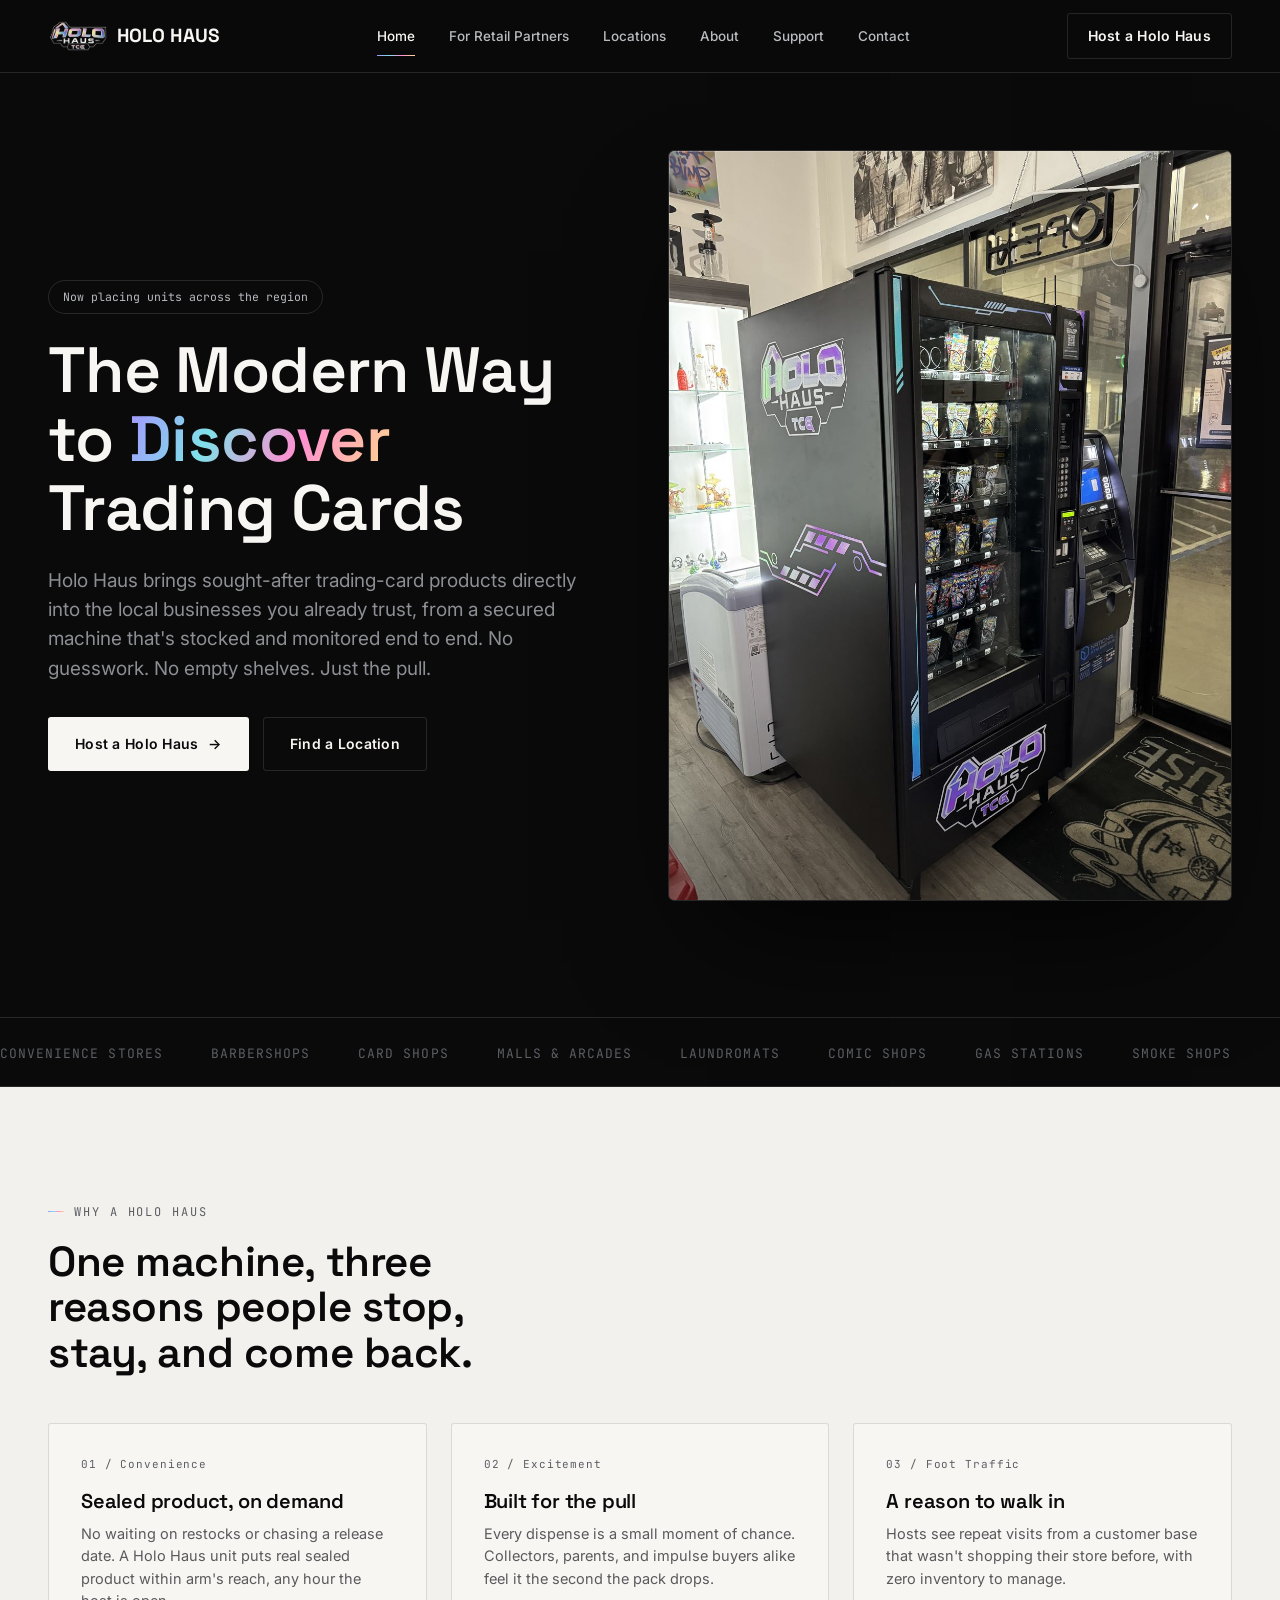
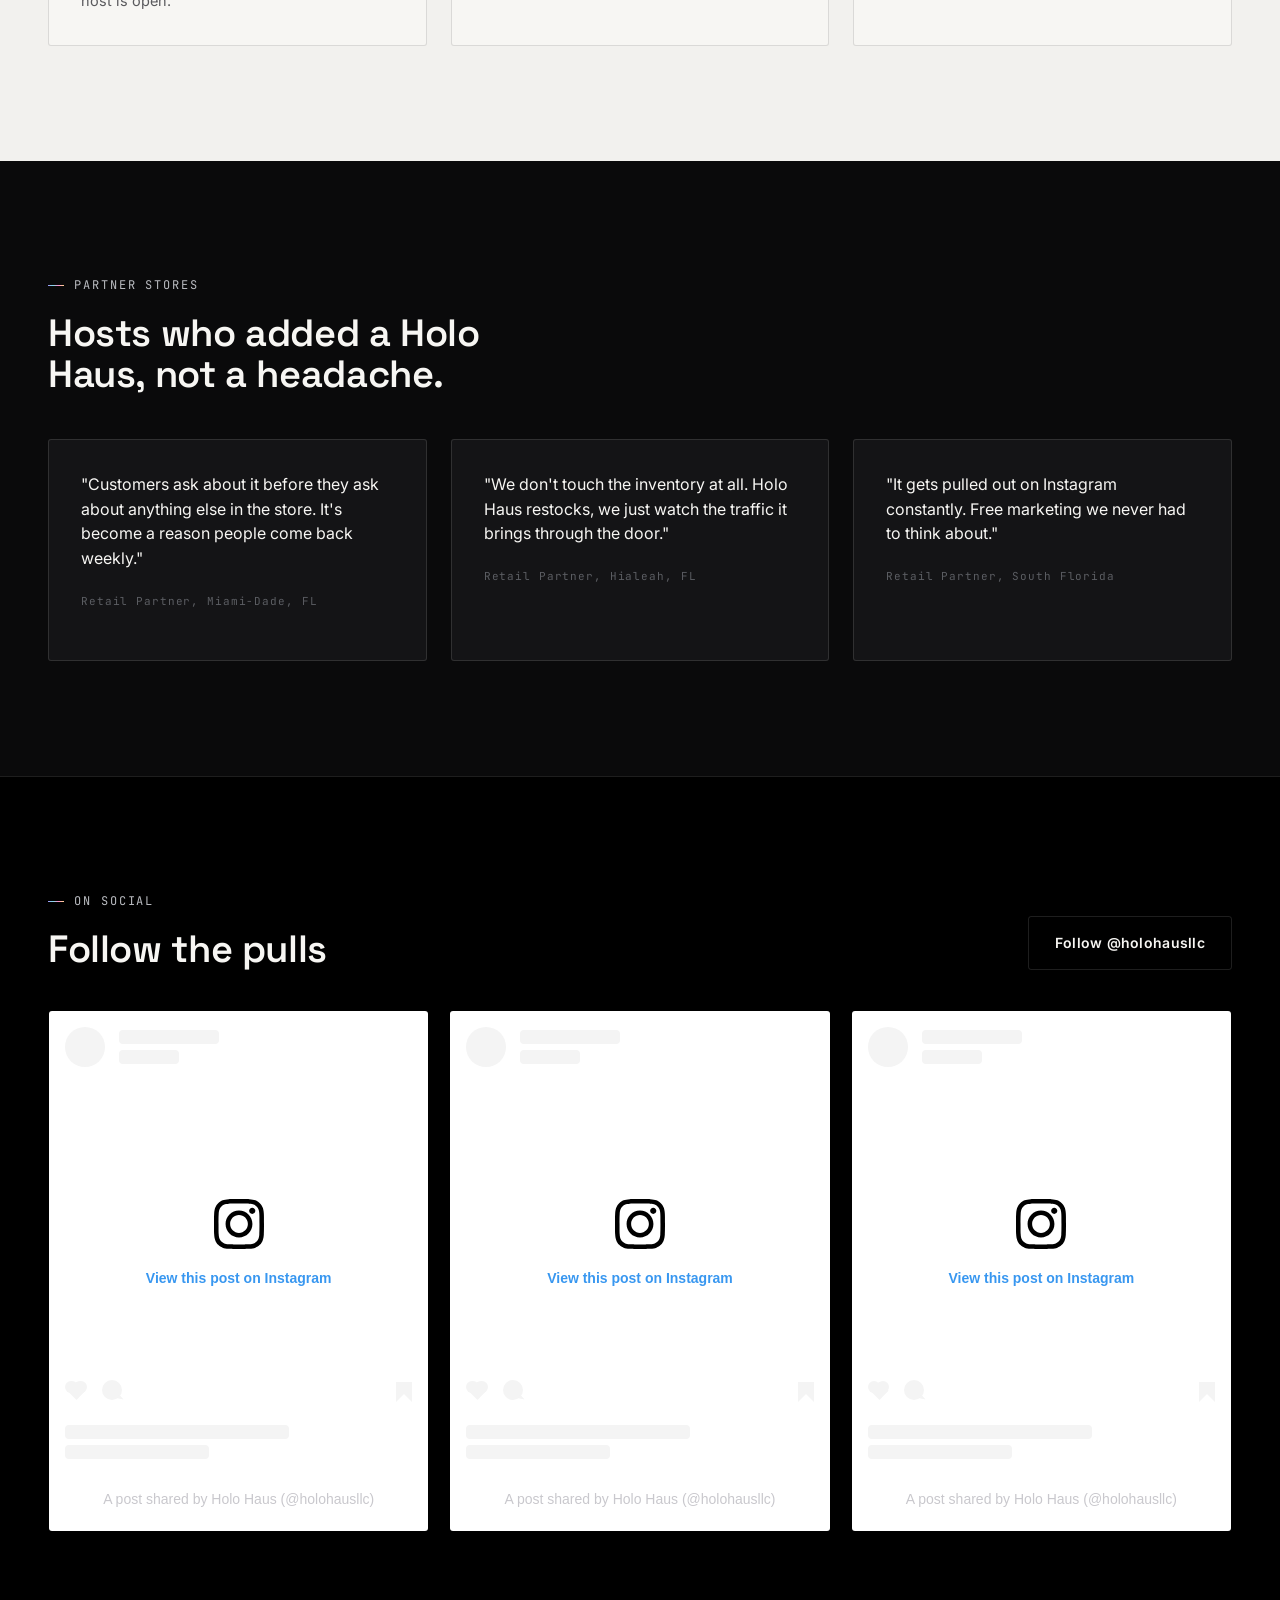
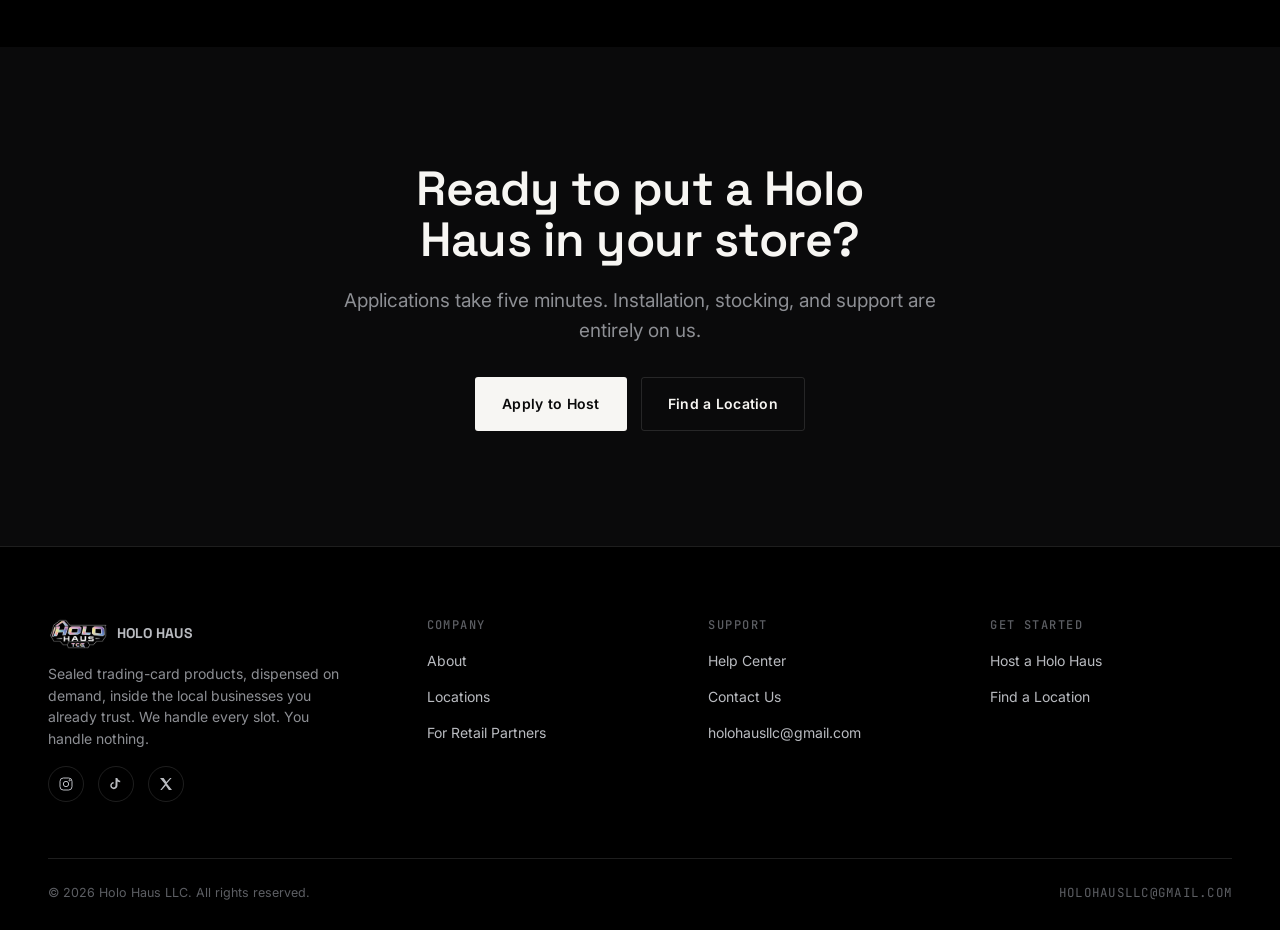
<file: index.html>
<!DOCTYPE html>
<html lang="en">
<head>
<meta charset="UTF-8">
<meta name="viewport" content="width=device-width, initial-scale=1.0">
<title>Holo Haus | The Modern Way to Discover Trading Cards</title>
<meta name="description" content="Holo Haus installs trading card game vending machines and secured display cases inside trusted local businesses. We handle inventory, restocking, marketing, and support, you host the excitement.">
<link rel="stylesheet" href="styles.css">
</head>
<body>

<header class="nav">
  <div class="container">
    <a href="index.html" class="logo"><img src="images/logo.png" alt="Holo Haus TCG logo" class="logo-mark">HOLO HAUS</a>
    <nav class="nav-links" id="navLinks">
      <a href="index.html" class="active">Home</a>
      <a href="retail-partners.html">For Retail Partners</a>
      <a href="locations.html">Locations</a>
      <a href="about.html">About</a>
      <a href="support.html">Support</a>
      <a href="contact.html">Contact</a>
    </nav>
    <div class="nav-cta">
      <a href="retail-partners.html" class="btn btn-ghost">Host a Holo Haus</a>
      <button class="nav-toggle" aria-label="Toggle menu" aria-expanded="false">
        <svg viewBox="0 0 24 24" fill="none" stroke="currentColor" stroke-width="1.6"><line x1="3" y1="6" x2="21" y2="6"/><line x1="3" y1="12" x2="21" y2="12"/><line x1="3" y1="18" x2="21" y2="18"/></svg>
      </button>
    </div>
  </div>
</header>

<!-- HERO -->
<section class="section" style="padding-top:150px;">
  <div class="container">
    <div class="two-col hero-col">
      <div class="reveal in">
        <div class="tag-pill">Now placing units across the region</div>
        <h1 style="font-size:clamp(38px,5.2vw,64px); margin-top:22px;">The Modern Way to <span class="grad-text">Discover</span> Trading Cards</h1>
        <p class="lede" style="margin-top:22px;">Holo Haus brings sought-after trading-card products directly into the local businesses you already trust, from a secured machine that's stocked and monitored end to end. No guesswork. No empty shelves. Just the pull.</p>
        <div class="btn-row" style="margin-top:34px;">
          <a href="retail-partners.html" class="btn btn-primary">Host a Holo Haus <span class="btn-arrow">→</span></a>
          <a href="locations.html" class="btn btn-ghost">Find a Location</a>
        </div>
      </div>
      <div class="reveal in">
        <div class="hero-photo">
          <img src="images/machine-hero.jpeg" alt="A Holo Haus trading card vending machine installed inside a retail store" loading="eager">
        </div>
      </div>
    </div>
  </div>
</section>

<div class="marquee">
  <div class="marquee-track">
    <span>Convenience Stores</span><span>Barbershops</span><span>Card Shops</span><span>Malls &amp; Arcades</span><span>Laundromats</span><span>Comic Shops</span><span>Gas Stations</span><span>Smoke Shops</span>
    <span>Convenience Stores</span><span>Barbershops</span><span>Card Shops</span><span>Malls &amp; Arcades</span><span>Laundromats</span><span>Comic Shops</span><span>Gas Stations</span><span>Smoke Shops</span>
  </div>
</div>

<!-- WHY HOLO HAUS -->
<section class="section section-light">
  <div class="container">
    <div class="eyebrow">Why a Holo Haus</div>
    <h2 style="font-size:clamp(28px,3.6vw,42px); max-width:16ch;">One machine, three reasons people stop, stay, and come back.</h2>
    <div class="grid-3 reveal" style="margin-top:48px;">
      <div class="foil-card">
        <span class="tag">01 / Convenience</span>
        <h3>Sealed product, on demand</h3>
        <p>No waiting on restocks or chasing a release date. A Holo Haus unit puts real sealed product within arm's reach, any hour the host is open.</p>
      </div>
      <div class="foil-card">
        <span class="tag">02 / Excitement</span>
        <h3>Built for the pull</h3>
        <p>Every dispense is a small moment of chance. Collectors, parents, and impulse buyers alike feel it the second the pack drops.</p>
      </div>
      <div class="foil-card">
        <span class="tag">03 / Foot Traffic</span>
        <h3>A reason to walk in</h3>
        <p>Hosts see repeat visits from a customer base that wasn't shopping their store before, with zero inventory to manage.</p>
      </div>
    </div>
  </div>
</section>

<!-- TESTIMONIALS -->
<section class="section">
  <div class="container">
    <div class="eyebrow">Partner stores</div>
    <h2 style="font-size:clamp(26px,3.2vw,38px); max-width:20ch;">Hosts who added a Holo Haus, not a headache.</h2>
    <div class="grid-3 reveal" style="margin-top:44px;">
      <div class="foil-card">
        <p style="font-size:16px; color:var(--white);">"Customers ask about it before they ask about anything else in the store. It's become a reason people come back weekly."</p>
        <div class="tag" style="margin-top:22px;">Retail Partner, Miami-Dade, FL</div>
      </div>
      <div class="foil-card">
        <p style="font-size:16px; color:var(--white);">"We don't touch the inventory at all. Holo Haus restocks, we just watch the traffic it brings through the door."</p>
        <div class="tag" style="margin-top:22px;">Retail Partner, Hialeah, FL</div>
      </div>
      <div class="foil-card">
        <p style="font-size:16px; color:var(--white);">"It gets pulled out on Instagram constantly. Free marketing we never had to think about."</p>
        <div class="tag" style="margin-top:22px;">Retail Partner, South Florida</div>
      </div>
    </div>
  </div>
</section>

<!-- SOCIAL -->
<section class="section section-deep hairline">
  <div class="container">
    <div style="display:flex; justify-content:space-between; align-items:flex-end; gap:24px; flex-wrap:wrap;">
      <div>
        <div class="eyebrow">On social</div>
        <h2 style="font-size:clamp(26px,3.2vw,38px);">Follow the pulls</h2>
      </div>
      <a href="https://www.instagram.com/holohausllc" target="_blank" rel="noopener" class="btn btn-ghost">Follow @holohausllc</a>
    </div>
    <div class="grid-3 reveal" style="margin-top:40px; gap:20px; align-items:start;">
      <blockquote class="instagram-media" data-instgrm-permalink="https://www.instagram.com/reel/Ddy45KxuOw-/?utm_source=ig_embed&amp;utm_campaign=loading" data-instgrm-version="14" style=" background:#FFF; border:0; border-radius:3px; box-shadow:0 0 1px 0 rgba(0,0,0,0.5),0 1px 10px 0 rgba(0,0,0,0.15); margin: 1px; max-width:540px; min-width:326px; padding:0; width:99.375%; width:-webkit-calc(100% - 2px); width:calc(100% - 2px);"><div style="padding:16px;"> <a href="https://www.instagram.com/reel/Ddy45KxuOw-/?utm_source=ig_embed&amp;utm_campaign=loading" style=" background:#FFFFFF; line-height:0; padding:0 0; text-align:center; text-decoration:none; width:100%;" target="_blank"> <div style=" display: flex; flex-direction: row; align-items: center;"> <div style="background-color: #F4F4F4; border-radius: 50%; flex-grow: 0; height: 40px; margin-right: 14px; width: 40px;"></div> <div style="display: flex; flex-direction: column; flex-grow: 1; justify-content: center;"> <div style=" background-color: #F4F4F4; border-radius: 4px; flex-grow: 0; height: 14px; margin-bottom: 6px; width: 100px;"></div> <div style=" background-color: #F4F4F4; border-radius: 4px; flex-grow: 0; height: 14px; width: 60px;"></div></div></div><div style="padding: 19% 0;"></div> <div style="display:block; height:50px; margin:0 auto 12px; width:50px;"><svg width="50px" height="50px" viewBox="0 0 60 60" version="1.1" xmlns="https://www.w3.org/2000/svg" xmlns:xlink="https://www.w3.org/1999/xlink"><g stroke="none" stroke-width="1" fill="none" fill-rule="evenodd"><g transform="translate(-511.000000, -20.000000)" fill="#000000"><g><path d="M556.869,30.41 C554.814,30.41 553.148,32.076 553.148,34.131 C553.148,36.186 554.814,37.852 556.869,37.852 C558.924,37.852 560.59,36.186 560.59,34.131 C560.59,32.076 558.924,30.41 556.869,30.41 M541,60.657 C535.114,60.657 530.342,55.887 530.342,50 C530.342,44.114 535.114,39.342 541,39.342 C546.887,39.342 551.658,44.114 551.658,50 C551.658,55.887 546.887,60.657 541,60.657 M541,33.886 C532.1,33.886 524.886,41.1 524.886,50 C524.886,58.899 532.1,66.113 541,66.113 C549.9,66.113 557.115,58.899 557.115,50 C557.115,41.1 549.9,33.886 541,33.886 M565.378,62.101 C565.244,65.022 564.756,66.606 564.346,67.663 C563.803,69.06 563.154,70.057 562.106,71.106 C561.058,72.155 560.06,72.803 558.662,73.347 C557.607,73.757 556.021,74.244 553.102,74.378 C549.944,74.521 548.997,74.552 541,74.552 C533.003,74.552 532.056,74.521 528.898,74.378 C525.979,74.244 524.393,73.757 523.338,73.347 C521.94,72.803 520.942,72.155 519.894,71.106 C518.846,70.057 518.197,69.06 517.654,67.663 C517.244,66.606 516.755,65.022 516.623,62.101 C516.479,58.943 516.448,57.996 516.448,50 C516.448,42.003 516.479,41.056 516.623,37.899 C516.755,34.978 517.244,33.391 517.654,32.338 C518.197,30.938 518.846,29.942 519.894,28.894 C520.942,27.846 521.94,27.196 523.338,26.654 C524.393,26.244 525.979,25.756 528.898,25.623 C532.057,25.479 533.004,25.448 541,25.448 C548.997,25.448 549.943,25.479 553.102,25.623 C556.021,25.756 557.607,26.244 558.662,26.654 C560.06,27.196 561.058,27.846 562.106,28.894 C563.154,29.942 563.803,30.938 564.346,32.338 C564.756,33.391 565.244,34.978 565.378,37.899 C565.522,41.056 565.552,42.003 565.552,50 C565.552,57.996 565.522,58.943 565.378,62.101 M570.82,37.631 C570.674,34.438 570.167,32.258 569.425,30.349 C568.659,28.377 567.633,26.702 565.965,25.035 C564.297,23.368 562.623,22.342 560.652,21.575 C558.743,20.834 556.562,20.326 553.369,20.18 C550.169,20.033 549.148,20 541,20 C532.853,20 531.831,20.033 528.631,20.18 C525.438,20.326 523.257,20.834 521.349,21.575 C519.376,22.342 517.703,23.368 516.035,25.035 C514.368,26.702 513.342,28.377 512.574,30.349 C511.834,32.258 511.326,34.438 511.181,37.631 C511.035,40.831 511,41.851 511,50 C511,58.147 511.035,59.17 511.181,62.369 C511.326,65.562 511.834,67.743 512.574,69.651 C513.342,71.625 514.368,73.296 516.035,74.965 C517.703,76.634 519.376,77.658 521.349,78.425 C523.257,79.167 525.438,79.673 528.631,79.82 C531.831,79.965 532.853,80.001 541,80.001 C549.148,80.001 550.169,79.965 553.369,79.82 C556.562,79.673 558.743,79.167 560.652,78.425 C562.623,77.658 564.297,76.634 565.965,74.965 C567.633,73.296 568.659,71.625 569.425,69.651 C570.167,67.743 570.674,65.562 570.82,62.369 C570.966,59.17 571,58.147 571,50 C571,41.851 570.966,40.831 570.82,37.631"></path></g></g></g></svg></div><div style="padding-top: 8px;"> <div style=" color:#3897f0; font-family:Arial,sans-serif; font-size:14px; font-style:normal; font-weight:550; line-height:18px;">View this post on Instagram</div></div><div style="padding: 12.5% 0;"></div> <div style="display: flex; flex-direction: row; margin-bottom: 14px; align-items: center;"><div> <div style="background-color: #F4F4F4; border-radius: 50%; height: 12.5px; width: 12.5px; transform: translateX(0px) translateY(7px);"></div> <div style="background-color: #F4F4F4; height: 12.5px; transform: rotate(-45deg) translateX(3px) translateY(1px); width: 12.5px; flex-grow: 0; margin-right: 14px; margin-left: 2px;"></div> <div style="background-color: #F4F4F4; border-radius: 50%; height: 12.5px; width: 12.5px; transform: translateX(9px) translateY(-18px);"></div></div><div style="margin-left: 8px;"> <div style=" background-color: #F4F4F4; border-radius: 50%; flex-grow: 0; height: 20px; width: 20px;"></div> <div style=" width: 0; height: 0; border-top: 2px solid transparent; border-left: 6px solid #f4f4f4; border-bottom: 2px solid transparent; transform: translateX(16px) translateY(-4px) rotate(30deg)"></div></div><div style="margin-left: auto;"> <div style=" width: 0px; border-top: 8px solid #F4F4F4; border-right: 8px solid transparent; transform: translateY(16px);"></div> <div style=" background-color: #F4F4F4; flex-grow: 0; height: 12px; width: 16px; transform: translateY(-4px);"></div> <div style=" width: 0; height: 0; border-top: 8px solid #F4F4F4; border-left: 8px solid transparent; transform: translateY(-4px) translateX(8px);"></div></div></div> <div style="display: flex; flex-direction: column; flex-grow: 1; justify-content: center; margin-bottom: 24px;"> <div style=" background-color: #F4F4F4; border-radius: 4px; flex-grow: 0; height: 14px; margin-bottom: 6px; width: 224px;"></div> <div style=" background-color: #F4F4F4; border-radius: 4px; flex-grow: 0; height: 14px; width: 144px;"></div></div></a><p style=" color:#c9c8cd; font-family:Arial,sans-serif; font-size:14px; line-height:17px; margin-bottom:0; margin-top:8px; overflow:hidden; padding:8px 0 7px; text-align:center; text-overflow:ellipsis; white-space:nowrap;"><a href="https://www.instagram.com/reel/Ddy45KxuOw-/?utm_source=ig_embed&amp;utm_campaign=loading" style=" color:#c9c8cd; font-family:Arial,sans-serif; font-size:14px; font-style:normal; font-weight:normal; line-height:17px; text-decoration:none;" target="_blank">A post shared by Holo Haus (@holohausllc)</a></p></div></blockquote>

      <blockquote class="instagram-media" data-instgrm-permalink="https://www.instagram.com/reel/DcKcmYmOdj0/?utm_source=ig_embed&amp;utm_campaign=loading" data-instgrm-version="14" style=" background:#FFF; border:0; border-radius:3px; box-shadow:0 0 1px 0 rgba(0,0,0,0.5),0 1px 10px 0 rgba(0,0,0,0.15); margin: 1px; max-width:540px; min-width:326px; padding:0; width:99.375%; width:-webkit-calc(100% - 2px); width:calc(100% - 2px);"><div style="padding:16px;"> <a href="https://www.instagram.com/reel/DcKcmYmOdj0/?utm_source=ig_embed&amp;utm_campaign=loading" style=" background:#FFFFFF; line-height:0; padding:0 0; text-align:center; text-decoration:none; width:100%;" target="_blank"> <div style=" display: flex; flex-direction: row; align-items: center;"> <div style="background-color: #F4F4F4; border-radius: 50%; flex-grow: 0; height: 40px; margin-right: 14px; width: 40px;"></div> <div style="display: flex; flex-direction: column; flex-grow: 1; justify-content: center;"> <div style=" background-color: #F4F4F4; border-radius: 4px; flex-grow: 0; height: 14px; margin-bottom: 6px; width: 100px;"></div> <div style=" background-color: #F4F4F4; border-radius: 4px; flex-grow: 0; height: 14px; width: 60px;"></div></div></div><div style="padding: 19% 0;"></div> <div style="display:block; height:50px; margin:0 auto 12px; width:50px;"><svg width="50px" height="50px" viewBox="0 0 60 60" version="1.1" xmlns="https://www.w3.org/2000/svg" xmlns:xlink="https://www.w3.org/1999/xlink"><g stroke="none" stroke-width="1" fill="none" fill-rule="evenodd"><g transform="translate(-511.000000, -20.000000)" fill="#000000"><g><path d="M556.869,30.41 C554.814,30.41 553.148,32.076 553.148,34.131 C553.148,36.186 554.814,37.852 556.869,37.852 C558.924,37.852 560.59,36.186 560.59,34.131 C560.59,32.076 558.924,30.41 556.869,30.41 M541,60.657 C535.114,60.657 530.342,55.887 530.342,50 C530.342,44.114 535.114,39.342 541,39.342 C546.887,39.342 551.658,44.114 551.658,50 C551.658,55.887 546.887,60.657 541,60.657 M541,33.886 C532.1,33.886 524.886,41.1 524.886,50 C524.886,58.899 532.1,66.113 541,66.113 C549.9,66.113 557.115,58.899 557.115,50 C557.115,41.1 549.9,33.886 541,33.886 M565.378,62.101 C565.244,65.022 564.756,66.606 564.346,67.663 C563.803,69.06 563.154,70.057 562.106,71.106 C561.058,72.155 560.06,72.803 558.662,73.347 C557.607,73.757 556.021,74.244 553.102,74.378 C549.944,74.521 548.997,74.552 541,74.552 C533.003,74.552 532.056,74.521 528.898,74.378 C525.979,74.244 524.393,73.757 523.338,73.347 C521.94,72.803 520.942,72.155 519.894,71.106 C518.846,70.057 518.197,69.06 517.654,67.663 C517.244,66.606 516.755,65.022 516.623,62.101 C516.479,58.943 516.448,57.996 516.448,50 C516.448,42.003 516.479,41.056 516.623,37.899 C516.755,34.978 517.244,33.391 517.654,32.338 C518.197,30.938 518.846,29.942 519.894,28.894 C520.942,27.846 521.94,27.196 523.338,26.654 C524.393,26.244 525.979,25.756 528.898,25.623 C532.057,25.479 533.004,25.448 541,25.448 C548.997,25.448 549.943,25.479 553.102,25.623 C556.021,25.756 557.607,26.244 558.662,26.654 C560.06,27.196 561.058,27.846 562.106,28.894 C563.154,29.942 563.803,30.938 564.346,32.338 C564.756,33.391 565.244,34.978 565.378,37.899 C565.522,41.056 565.552,42.003 565.552,50 C565.552,57.996 565.522,58.943 565.378,62.101 M570.82,37.631 C570.674,34.438 570.167,32.258 569.425,30.349 C568.659,28.377 567.633,26.702 565.965,25.035 C564.297,23.368 562.623,22.342 560.652,21.575 C558.743,20.834 556.562,20.326 553.369,20.18 C550.169,20.033 549.148,20 541,20 C532.853,20 531.831,20.033 528.631,20.18 C525.438,20.326 523.257,20.834 521.349,21.575 C519.376,22.342 517.703,23.368 516.035,25.035 C514.368,26.702 513.342,28.377 512.574,30.349 C511.834,32.258 511.326,34.438 511.181,37.631 C511.035,40.831 511,41.851 511,50 C511,58.147 511.035,59.17 511.181,62.369 C511.326,65.562 511.834,67.743 512.574,69.651 C513.342,71.625 514.368,73.296 516.035,74.965 C517.703,76.634 519.376,77.658 521.349,78.425 C523.257,79.167 525.438,79.673 528.631,79.82 C531.831,79.965 532.853,80.001 541,80.001 C549.148,80.001 550.169,79.965 553.369,79.82 C556.562,79.673 558.743,79.167 560.652,78.425 C562.623,77.658 564.297,76.634 565.965,74.965 C567.633,73.296 568.659,71.625 569.425,69.651 C570.167,67.743 570.674,65.562 570.82,62.369 C570.966,59.17 571,58.147 571,50 C571,41.851 570.966,40.831 570.82,37.631"></path></g></g></g></svg></div><div style="padding-top: 8px;"> <div style=" color:#3897f0; font-family:Arial,sans-serif; font-size:14px; font-style:normal; font-weight:550; line-height:18px;">View this post on Instagram</div></div><div style="padding: 12.5% 0;"></div> <div style="display: flex; flex-direction: row; margin-bottom: 14px; align-items: center;"><div> <div style="background-color: #F4F4F4; border-radius: 50%; height: 12.5px; width: 12.5px; transform: translateX(0px) translateY(7px);"></div> <div style="background-color: #F4F4F4; height: 12.5px; transform: rotate(-45deg) translateX(3px) translateY(1px); width: 12.5px; flex-grow: 0; margin-right: 14px; margin-left: 2px;"></div> <div style="background-color: #F4F4F4; border-radius: 50%; height: 12.5px; width: 12.5px; transform: translateX(9px) translateY(-18px);"></div></div><div style="margin-left: 8px;"> <div style=" background-color: #F4F4F4; border-radius: 50%; flex-grow: 0; height: 20px; width: 20px;"></div> <div style=" width: 0; height: 0; border-top: 2px solid transparent; border-left: 6px solid #f4f4f4; border-bottom: 2px solid transparent; transform: translateX(16px) translateY(-4px) rotate(30deg)"></div></div><div style="margin-left: auto;"> <div style=" width: 0px; border-top: 8px solid #F4F4F4; border-right: 8px solid transparent; transform: translateY(16px);"></div> <div style=" background-color: #F4F4F4; flex-grow: 0; height: 12px; width: 16px; transform: translateY(-4px);"></div> <div style=" width: 0; height: 0; border-top: 8px solid #F4F4F4; border-left: 8px solid transparent; transform: translateY(-4px) translateX(8px);"></div></div></div> <div style="display: flex; flex-direction: column; flex-grow: 1; justify-content: center; margin-bottom: 24px;"> <div style=" background-color: #F4F4F4; border-radius: 4px; flex-grow: 0; height: 14px; margin-bottom: 6px; width: 224px;"></div> <div style=" background-color: #F4F4F4; border-radius: 4px; flex-grow: 0; height: 14px; width: 144px;"></div></div></a><p style=" color:#c9c8cd; font-family:Arial,sans-serif; font-size:14px; line-height:17px; margin-bottom:0; margin-top:8px; overflow:hidden; padding:8px 0 7px; text-align:center; text-overflow:ellipsis; white-space:nowrap;"><a href="https://www.instagram.com/reel/DcKcmYmOdj0/?utm_source=ig_embed&amp;utm_campaign=loading" style=" color:#c9c8cd; font-family:Arial,sans-serif; font-size:14px; font-style:normal; font-weight:normal; line-height:17px; text-decoration:none;" target="_blank">A post shared by Holo Haus (@holohausllc)</a></p></div></blockquote>

      <blockquote class="instagram-media" data-instgrm-permalink="https://www.instagram.com/reel/DcOVWl5OxsV/?utm_source=ig_embed&amp;utm_campaign=loading" data-instgrm-version="14" style=" background:#FFF; border:0; border-radius:3px; box-shadow:0 0 1px 0 rgba(0,0,0,0.5),0 1px 10px 0 rgba(0,0,0,0.15); margin: 1px; max-width:540px; min-width:326px; padding:0; width:99.375%; width:-webkit-calc(100% - 2px); width:calc(100% - 2px);"><div style="padding:16px;"> <a href="https://www.instagram.com/reel/DcOVWl5OxsV/?utm_source=ig_embed&amp;utm_campaign=loading" style=" background:#FFFFFF; line-height:0; padding:0 0; text-align:center; text-decoration:none; width:100%;" target="_blank"> <div style=" display: flex; flex-direction: row; align-items: center;"> <div style="background-color: #F4F4F4; border-radius: 50%; flex-grow: 0; height: 40px; margin-right: 14px; width: 40px;"></div> <div style="display: flex; flex-direction: column; flex-grow: 1; justify-content: center;"> <div style=" background-color: #F4F4F4; border-radius: 4px; flex-grow: 0; height: 14px; margin-bottom: 6px; width: 100px;"></div> <div style=" background-color: #F4F4F4; border-radius: 4px; flex-grow: 0; height: 14px; width: 60px;"></div></div></div><div style="padding: 19% 0;"></div> <div style="display:block; height:50px; margin:0 auto 12px; width:50px;"><svg width="50px" height="50px" viewBox="0 0 60 60" version="1.1" xmlns="https://www.w3.org/2000/svg" xmlns:xlink="https://www.w3.org/1999/xlink"><g stroke="none" stroke-width="1" fill="none" fill-rule="evenodd"><g transform="translate(-511.000000, -20.000000)" fill="#000000"><g><path d="M556.869,30.41 C554.814,30.41 553.148,32.076 553.148,34.131 C553.148,36.186 554.814,37.852 556.869,37.852 C558.924,37.852 560.59,36.186 560.59,34.131 C560.59,32.076 558.924,30.41 556.869,30.41 M541,60.657 C535.114,60.657 530.342,55.887 530.342,50 C530.342,44.114 535.114,39.342 541,39.342 C546.887,39.342 551.658,44.114 551.658,50 C551.658,55.887 546.887,60.657 541,60.657 M541,33.886 C532.1,33.886 524.886,41.1 524.886,50 C524.886,58.899 532.1,66.113 541,66.113 C549.9,66.113 557.115,58.899 557.115,50 C557.115,41.1 549.9,33.886 541,33.886 M565.378,62.101 C565.244,65.022 564.756,66.606 564.346,67.663 C563.803,69.06 563.154,70.057 562.106,71.106 C561.058,72.155 560.06,72.803 558.662,73.347 C557.607,73.757 556.021,74.244 553.102,74.378 C549.944,74.521 548.997,74.552 541,74.552 C533.003,74.552 532.056,74.521 528.898,74.378 C525.979,74.244 524.393,73.757 523.338,73.347 C521.94,72.803 520.942,72.155 519.894,71.106 C518.846,70.057 518.197,69.06 517.654,67.663 C517.244,66.606 516.755,65.022 516.623,62.101 C516.479,58.943 516.448,57.996 516.448,50 C516.448,42.003 516.479,41.056 516.623,37.899 C516.755,34.978 517.244,33.391 517.654,32.338 C518.197,30.938 518.846,29.942 519.894,28.894 C520.942,27.846 521.94,27.196 523.338,26.654 C524.393,26.244 525.979,25.756 528.898,25.623 C532.057,25.479 533.004,25.448 541,25.448 C548.997,25.448 549.943,25.479 553.102,25.623 C556.021,25.756 557.607,26.244 558.662,26.654 C560.06,27.196 561.058,27.846 562.106,28.894 C563.154,29.942 563.803,30.938 564.346,32.338 C564.756,33.391 565.244,34.978 565.378,37.899 C565.522,41.056 565.552,42.003 565.552,50 C565.552,57.996 565.522,58.943 565.378,62.101 M570.82,37.631 C570.674,34.438 570.167,32.258 569.425,30.349 C568.659,28.377 567.633,26.702 565.965,25.035 C564.297,23.368 562.623,22.342 560.652,21.575 C558.743,20.834 556.562,20.326 553.369,20.18 C550.169,20.033 549.148,20 541,20 C532.853,20 531.831,20.033 528.631,20.18 C525.438,20.326 523.257,20.834 521.349,21.575 C519.376,22.342 517.703,23.368 516.035,25.035 C514.368,26.702 513.342,28.377 512.574,30.349 C511.834,32.258 511.326,34.438 511.181,37.631 C511.035,40.831 511,41.851 511,50 C511,58.147 511.035,59.17 511.181,62.369 C511.326,65.562 511.834,67.743 512.574,69.651 C513.342,71.625 514.368,73.296 516.035,74.965 C517.703,76.634 519.376,77.658 521.349,78.425 C523.257,79.167 525.438,79.673 528.631,79.82 C531.831,79.965 532.853,80.001 541,80.001 C549.148,80.001 550.169,79.965 553.369,79.82 C556.562,79.673 558.743,79.167 560.652,78.425 C562.623,77.658 564.297,76.634 565.965,74.965 C567.633,73.296 568.659,71.625 569.425,69.651 C570.167,67.743 570.674,65.562 570.82,62.369 C570.966,59.17 571,58.147 571,50 C571,41.851 570.966,40.831 570.82,37.631"></path></g></g></g></svg></div><div style="padding-top: 8px;"> <div style=" color:#3897f0; font-family:Arial,sans-serif; font-size:14px; font-style:normal; font-weight:550; line-height:18px;">View this post on Instagram</div></div><div style="padding: 12.5% 0;"></div> <div style="display: flex; flex-direction: row; margin-bottom: 14px; align-items: center;"><div> <div style="background-color: #F4F4F4; border-radius: 50%; height: 12.5px; width: 12.5px; transform: translateX(0px) translateY(7px);"></div> <div style="background-color: #F4F4F4; height: 12.5px; transform: rotate(-45deg) translateX(3px) translateY(1px); width: 12.5px; flex-grow: 0; margin-right: 14px; margin-left: 2px;"></div> <div style="background-color: #F4F4F4; border-radius: 50%; height: 12.5px; width: 12.5px; transform: translateX(9px) translateY(-18px);"></div></div><div style="margin-left: 8px;"> <div style=" background-color: #F4F4F4; border-radius: 50%; flex-grow: 0; height: 20px; width: 20px;"></div> <div style=" width: 0; height: 0; border-top: 2px solid transparent; border-left: 6px solid #f4f4f4; border-bottom: 2px solid transparent; transform: translateX(16px) translateY(-4px) rotate(30deg)"></div></div><div style="margin-left: auto;"> <div style=" width: 0px; border-top: 8px solid #F4F4F4; border-right: 8px solid transparent; transform: translateY(16px);"></div> <div style=" background-color: #F4F4F4; flex-grow: 0; height: 12px; width: 16px; transform: translateY(-4px);"></div> <div style=" width: 0; height: 0; border-top: 8px solid #F4F4F4; border-left: 8px solid transparent; transform: translateY(-4px) translateX(8px);"></div></div></div> <div style="display: flex; flex-direction: column; flex-grow: 1; justify-content: center; margin-bottom: 24px;"> <div style=" background-color: #F4F4F4; border-radius: 4px; flex-grow: 0; height: 14px; margin-bottom: 6px; width: 224px;"></div> <div style=" background-color: #F4F4F4; border-radius: 4px; flex-grow: 0; height: 14px; width: 144px;"></div></div></a><p style=" color:#c9c8cd; font-family:Arial,sans-serif; font-size:14px; line-height:17px; margin-bottom:0; margin-top:8px; overflow:hidden; padding:8px 0 7px; text-align:center; text-overflow:ellipsis; white-space:nowrap;"><a href="https://www.instagram.com/reel/DcOVWl5OxsV/?utm_source=ig_embed&amp;utm_campaign=loading" style=" color:#c9c8cd; font-family:Arial,sans-serif; font-size:14px; font-style:normal; font-weight:normal; line-height:17px; text-decoration:none;" target="_blank">A post shared by Holo Haus (@holohausllc)</a></p></div></blockquote>
    </div>
  </div>
</section>
<script async src="//www.instagram.com/embed.js"></script>

<!-- CTA -->
<section class="section">
  <div class="container" style="text-align:center;">
    <h2 style="font-size:clamp(30px,4vw,48px); max-width:18ch; margin:0 auto;">Ready to put a Holo Haus in your store?</h2>
    <p class="lede" style="margin:20px auto 0; text-align:center;">Applications take five minutes. Installation, stocking, and support are entirely on us.</p>
    <div class="btn-row" style="justify-content:center; margin-top:32px;">
      <a href="retail-partners.html" class="btn btn-primary">Apply to Host</a>
      <a href="locations.html" class="btn btn-ghost">Find a Location</a>
    </div>
  </div>
</section>

<footer class="footer">
  <div class="container">
    <div class="footer-grid">
      <div class="footer-brand">
        <a href="index.html" class="logo"><img src="images/logo.png" alt="Holo Haus TCG logo" class="logo-mark">HOLO HAUS</a>
        <p>Sealed trading-card products, dispensed on demand, inside the local businesses you already trust. We handle every slot. You handle nothing.</p>
        <div class="footer-social">
          <a href="https://www.instagram.com/holohausllc" target="_blank" rel="noopener" aria-label="Instagram"><svg viewBox="0 0 24 24" fill="none" stroke="currentColor" stroke-width="1.5"><rect x="3" y="3" width="18" height="18" rx="5"/><circle cx="12" cy="12" r="4"/><circle cx="17.5" cy="6.5" r="1"/></svg></a>
          <a href="#" aria-label="TikTok"><svg viewBox="0 0 24 24" fill="currentColor"><path d="M14 3c.5 2.3 2 3.8 4.3 4v2.4c-1.5 0-2.9-.4-4.1-1.2v6.1c0 3-2.4 5.4-5.4 5.4S3.4 17.3 3.4 14.3c0-2.9 2.2-5.2 5-5.4v2.5a2.9 2.9 0 1 0 2.9 2.9V3H14z"/></svg></a>
          <a href="#" aria-label="X"><svg viewBox="0 0 24 24" fill="currentColor"><path d="M3 3l7.5 9.1L3.4 21h2.3l6-6.6 4.6 6.6H21l-7.8-9.6L20.4 3h-2.3l-5.5 6-4.2-6H3z"/></svg></a>
        </div>
      </div>
      <div>
        <h4>Company</h4>
        <ul>
          <li><a href="about.html">About</a></li>
          <li><a href="locations.html">Locations</a></li>
          <li><a href="retail-partners.html">For Retail Partners</a></li>
        </ul>
      </div>
      <div>
        <h4>Support</h4>
        <ul>
          <li><a href="support.html">Help Center</a></li>
          <li><a href="contact.html">Contact Us</a></li>
          <li><a href="mailto:holohausllc@gmail.com">holohausllc@gmail.com</a></li>
        </ul>
      </div>
      <div>
        <h4>Get Started</h4>
        <ul>
          <li><a href="retail-partners.html">Host a Holo Haus</a></li>
          <li><a href="locations.html">Find a Location</a></li>
        </ul>
      </div>
    </div>
    <div class="footer-bottom">
      <span>© 2026 Holo Haus LLC. All rights reserved.</span>
      <span class="mono">HOLOHAUSLLC@GMAIL.COM</span>
    </div>
  </div>
</footer>

<script src="script.js"></script>
</body>
</html>
</file>
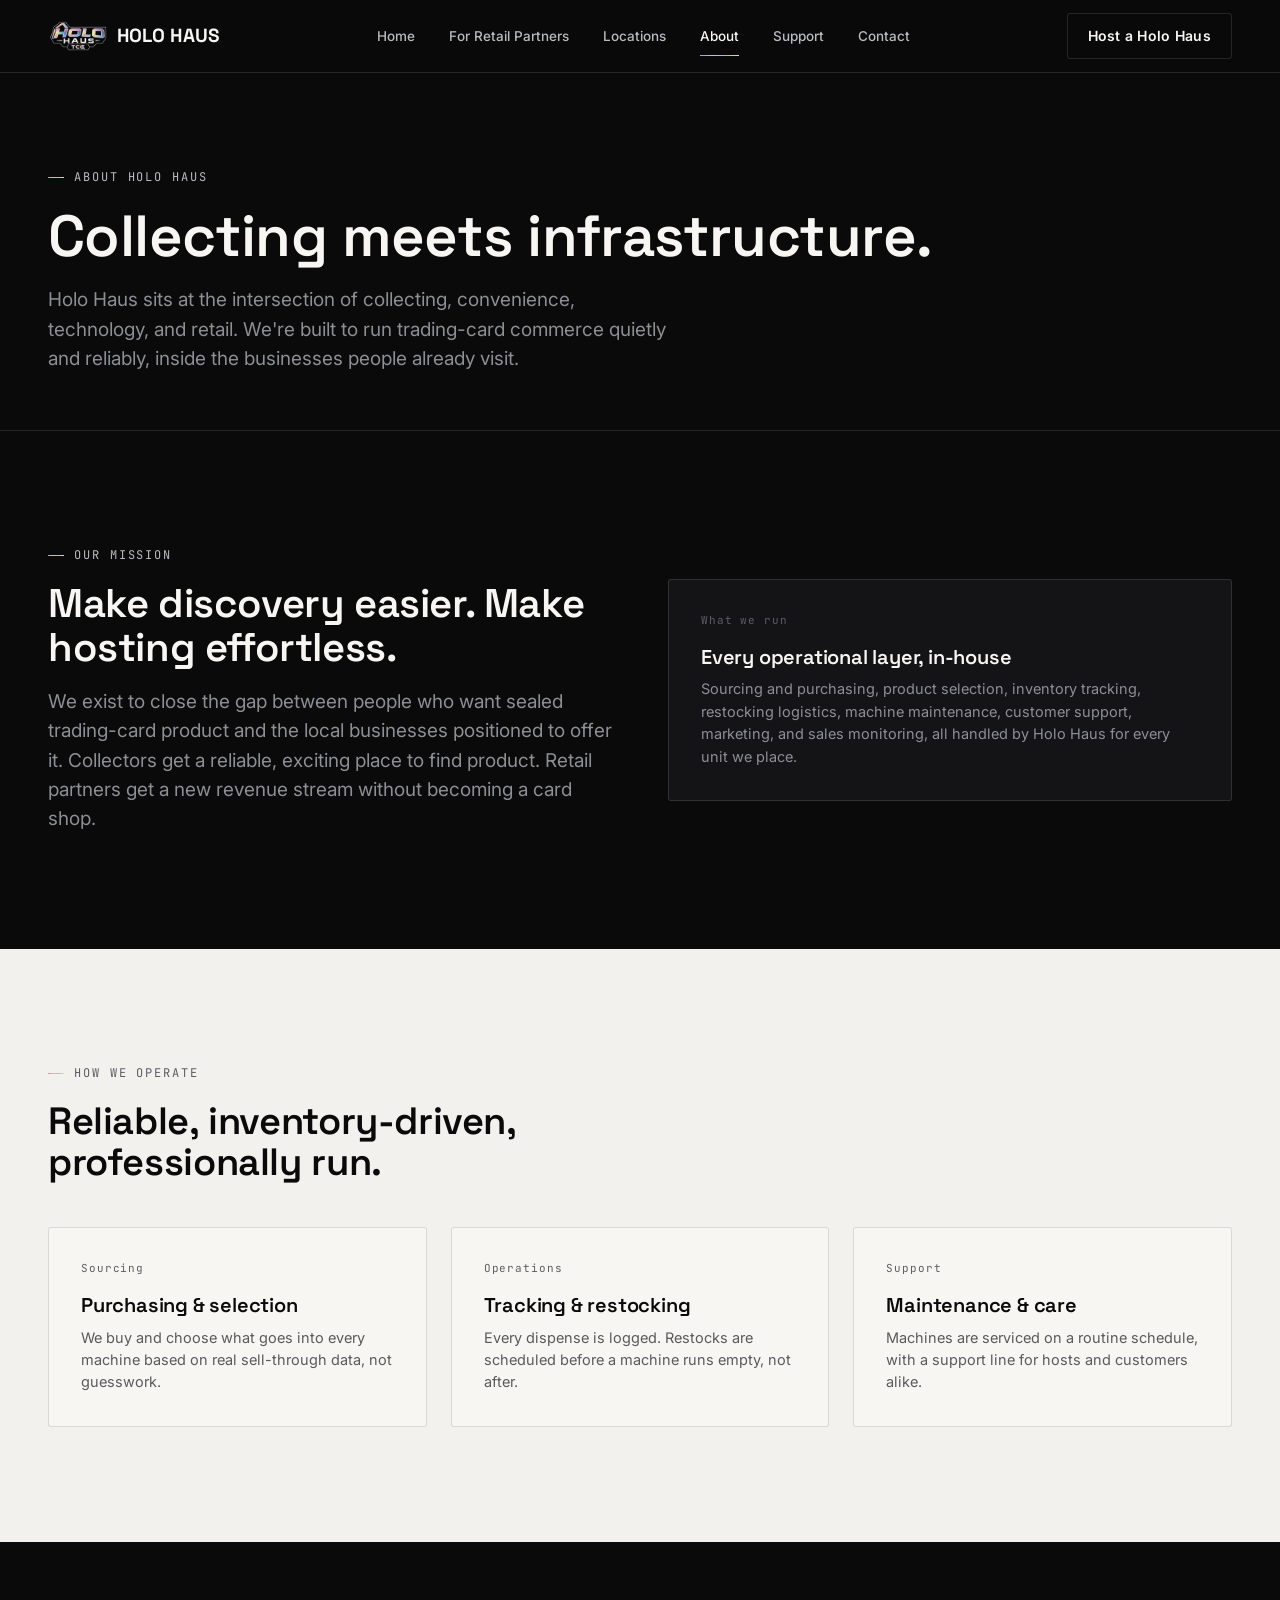
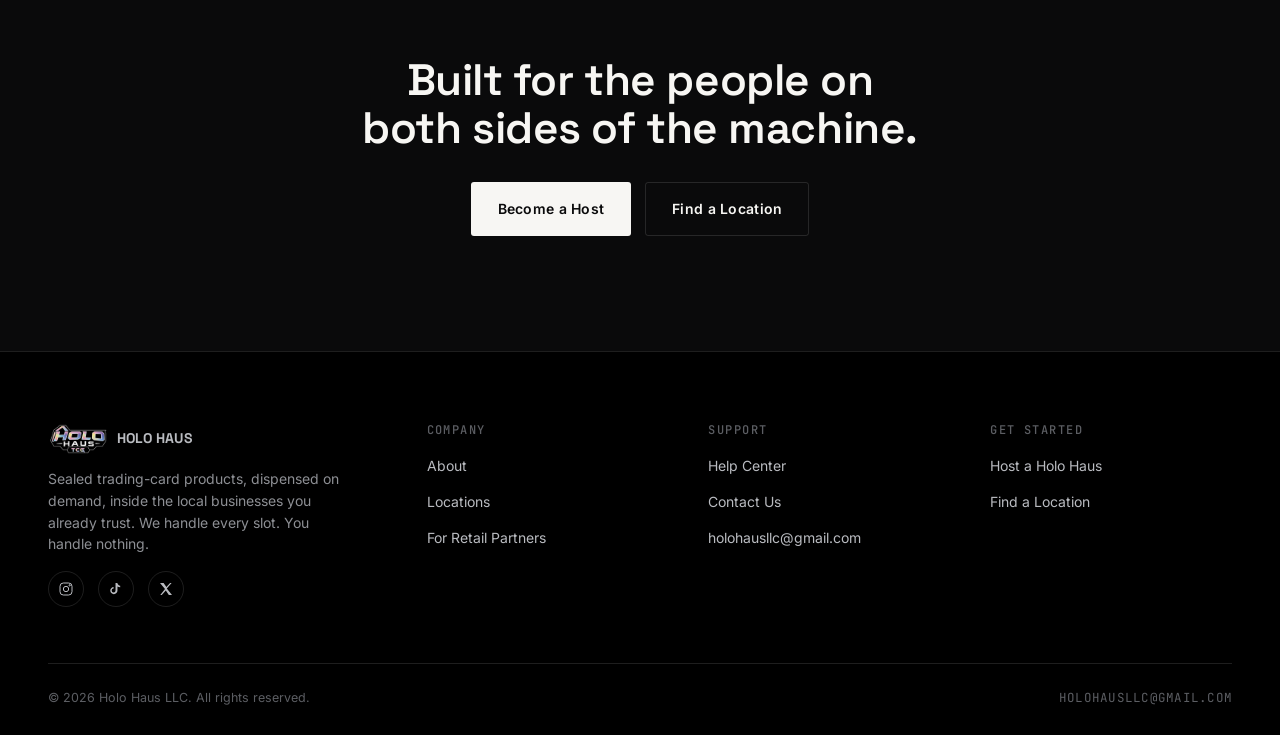
<file: about.html>
<!DOCTYPE html>
<html lang="en">
<head>
<meta charset="UTF-8">
<meta name="viewport" content="width=device-width, initial-scale=1.0">
<title>About | Holo Haus</title>
<meta name="description" content="Holo Haus combines collecting, convenience, technology, and retail, making trading-card products easier to discover while creating value for retail partners.">
<link rel="stylesheet" href="styles.css">
</head>
<body>

<header class="nav">
  <div class="container">
    <a href="index.html" class="logo"><img src="images/logo.png" alt="Holo Haus TCG logo" class="logo-mark">HOLO HAUS</a>
    <nav class="nav-links" id="navLinks">
      <a href="index.html">Home</a>
      <a href="retail-partners.html">For Retail Partners</a>
      <a href="locations.html">Locations</a>
      <a href="about.html" class="active">About</a>
      <a href="support.html">Support</a>
      <a href="contact.html">Contact</a>
    </nav>
    <div class="nav-cta">
      <a href="retail-partners.html" class="btn btn-ghost">Host a Holo Haus</a>
      <button class="nav-toggle" aria-label="Toggle menu" aria-expanded="false">
        <svg viewBox="0 0 24 24" fill="none" stroke="currentColor" stroke-width="1.6"><line x1="3" y1="6" x2="21" y2="6"/><line x1="3" y1="12" x2="21" y2="12"/><line x1="3" y1="18" x2="21" y2="18"/></svg>
      </button>
    </div>
  </div>
</header>

<section class="page-head">
  <div class="container">
    <div class="eyebrow">About Holo Haus</div>
    <h1>Collecting meets infrastructure.</h1>
    <p class="lede">Holo Haus sits at the intersection of collecting, convenience, technology, and retail. We're built to run trading-card commerce quietly and reliably, inside the businesses people already visit.</p>
  </div>
</section>

<section class="section">
  <div class="container">
    <div class="two-col">
      <div class="reveal">
        <div class="eyebrow">Our mission</div>
        <h2 style="font-size:clamp(26px,3.4vw,40px);">Make discovery easier. Make hosting effortless.</h2>
        <p class="lede" style="margin-top:18px;">We exist to close the gap between people who want sealed trading-card product and the local businesses positioned to offer it. Collectors get a reliable, exciting place to find product. Retail partners get a new revenue stream without becoming a card shop.</p>
      </div>
      <div class="reveal">
        <div class="foil-card">
          <span class="tag">What we run</span>
          <h3>Every operational layer, in-house</h3>
          <p style="margin-top:8px;">Sourcing and purchasing, product selection, inventory tracking, restocking logistics, machine maintenance, customer support, marketing, and sales monitoring, all handled by Holo Haus for every unit we place.</p>
        </div>
      </div>
    </div>
  </div>
</section>

<section class="section section-light">
  <div class="container">
    <div class="eyebrow">How we operate</div>
    <h2 style="font-size:clamp(26px,3.2vw,38px); max-width:22ch;">Reliable, inventory-driven, professionally run.</h2>
    <div class="grid-3 reveal" style="margin-top:44px;">
      <div class="foil-card">
        <span class="tag">Sourcing</span>
        <h3>Purchasing &amp; selection</h3>
        <p>We buy and choose what goes into every machine based on real sell-through data, not guesswork.</p>
      </div>
      <div class="foil-card">
        <span class="tag">Operations</span>
        <h3>Tracking &amp; restocking</h3>
        <p>Every dispense is logged. Restocks are scheduled before a machine runs empty, not after.</p>
      </div>
      <div class="foil-card">
        <span class="tag">Support</span>
        <h3>Maintenance &amp; care</h3>
        <p>Machines are serviced on a routine schedule, with a support line for hosts and customers alike.</p>
      </div>
    </div>
  </div>
</section>

<section class="section">
  <div class="container" style="text-align:center;">
    <h2 style="font-size:clamp(28px,3.6vw,44px); max-width:20ch; margin:0 auto;">Built for the people on both sides of the machine.</h2>
    <div class="btn-row" style="justify-content:center; margin-top:30px;">
      <a href="retail-partners.html" class="btn btn-primary">Become a Host</a>
      <a href="locations.html" class="btn btn-ghost">Find a Location</a>
    </div>
  </div>
</section>

<footer class="footer">
  <div class="container">
    <div class="footer-grid">
      <div class="footer-brand">
        <a href="index.html" class="logo"><img src="images/logo.png" alt="Holo Haus TCG logo" class="logo-mark">HOLO HAUS</a>
        <p>Sealed trading-card products, dispensed on demand, inside the local businesses you already trust. We handle every slot. You handle nothing.</p>
        <div class="footer-social">
          <a href="https://www.instagram.com/holohausllc" target="_blank" rel="noopener" aria-label="Instagram"><svg viewBox="0 0 24 24" fill="none" stroke="currentColor" stroke-width="1.5"><rect x="3" y="3" width="18" height="18" rx="5"/><circle cx="12" cy="12" r="4"/><circle cx="17.5" cy="6.5" r="1"/></svg></a>
          <a href="#" aria-label="TikTok"><svg viewBox="0 0 24 24" fill="currentColor"><path d="M14 3c.5 2.3 2 3.8 4.3 4v2.4c-1.5 0-2.9-.4-4.1-1.2v6.1c0 3-2.4 5.4-5.4 5.4S3.4 17.3 3.4 14.3c0-2.9 2.2-5.2 5-5.4v2.5a2.9 2.9 0 1 0 2.9 2.9V3H14z"/></svg></a>
          <a href="#" aria-label="X"><svg viewBox="0 0 24 24" fill="currentColor"><path d="M3 3l7.5 9.1L3.4 21h2.3l6-6.6 4.6 6.6H21l-7.8-9.6L20.4 3h-2.3l-5.5 6-4.2-6H3z"/></svg></a>
        </div>
      </div>
      <div>
        <h4>Company</h4>
        <ul>
          <li><a href="about.html">About</a></li>
          <li><a href="locations.html">Locations</a></li>
          <li><a href="retail-partners.html">For Retail Partners</a></li>
        </ul>
      </div>
      <div>
        <h4>Support</h4>
        <ul>
          <li><a href="support.html">Help Center</a></li>
          <li><a href="contact.html">Contact Us</a></li>
          <li><a href="mailto:holohausllc@gmail.com">holohausllc@gmail.com</a></li>
        </ul>
      </div>
      <div>
        <h4>Get Started</h4>
        <ul>
          <li><a href="retail-partners.html">Host a Holo Haus</a></li>
          <li><a href="locations.html">Find a Location</a></li>
        </ul>
      </div>
    </div>
    <div class="footer-bottom">
      <span>© 2026 Holo Haus LLC. All rights reserved.</span>
      <span class="mono">HOLOHAUSLLC@GMAIL.COM</span>
    </div>
  </div>
</footer>

<script src="script.js"></script>
</body>
</html>
</file>
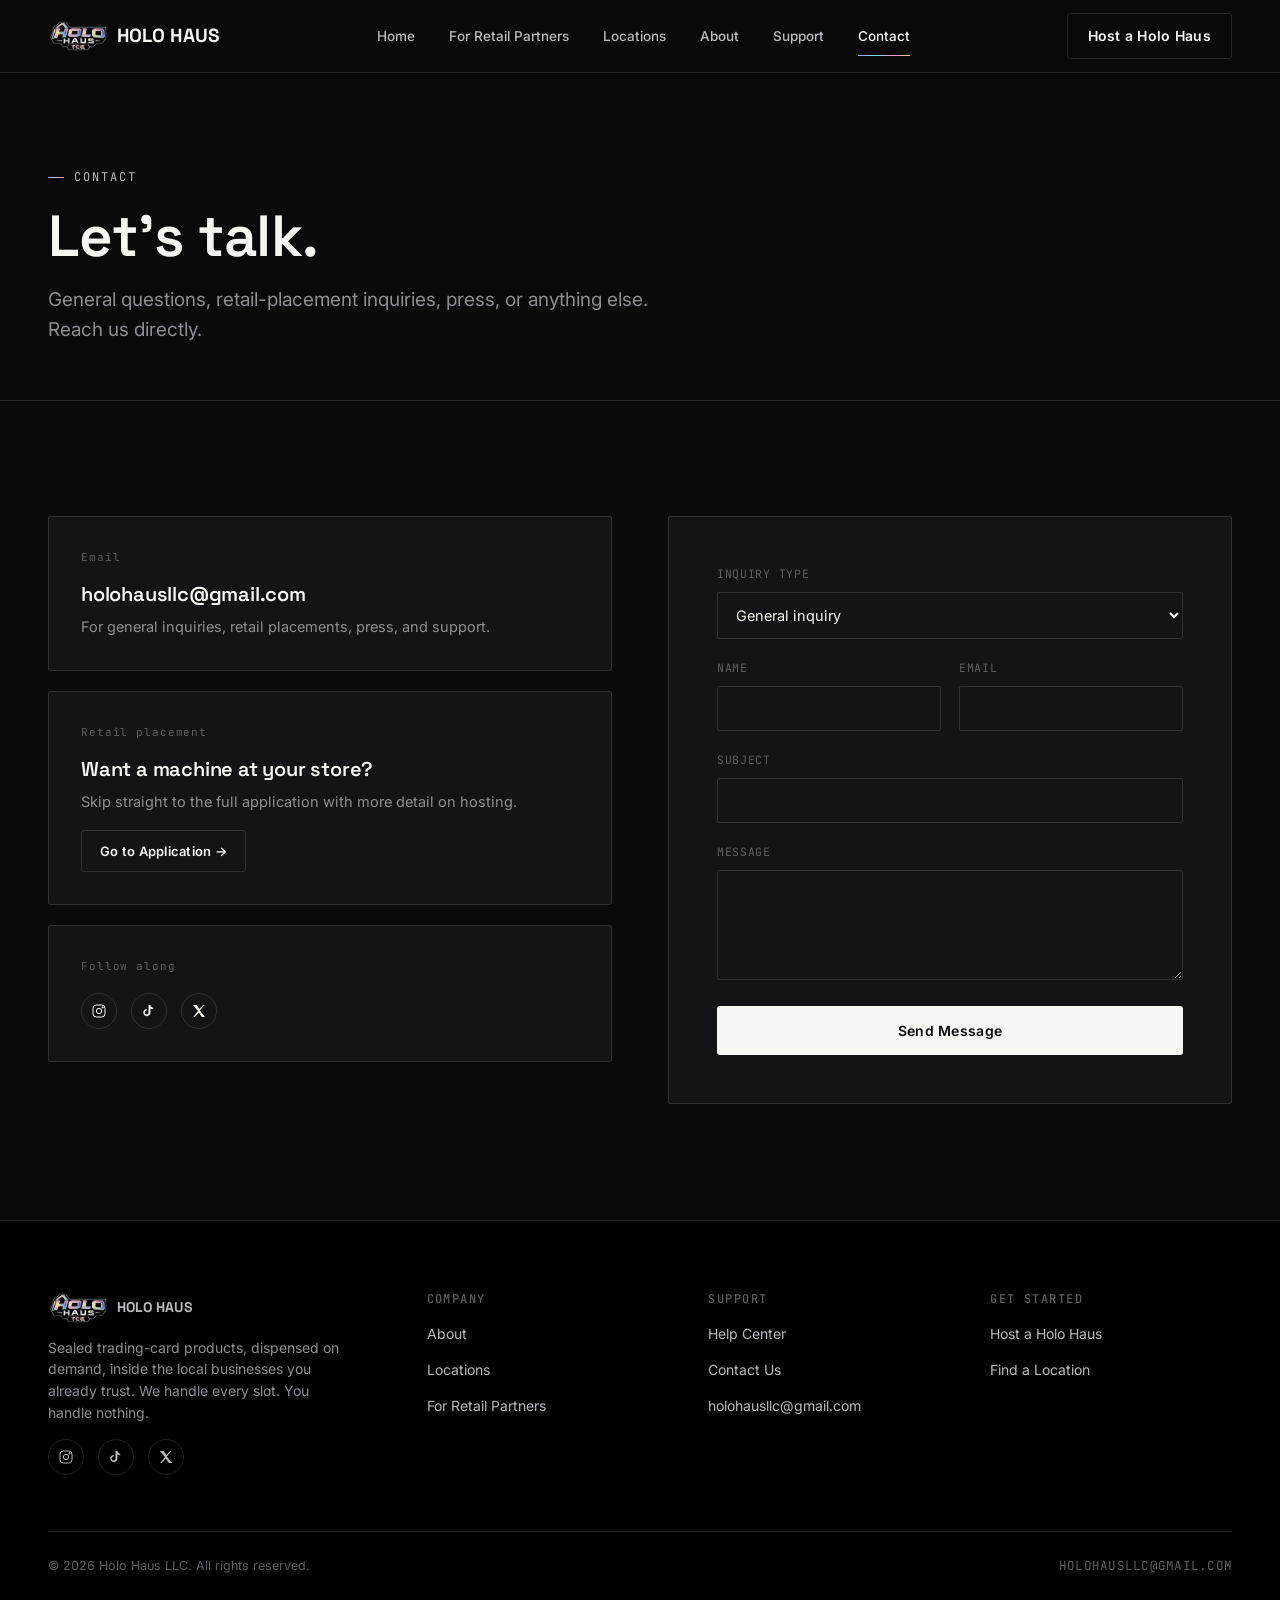
<file: contact.html>
<!DOCTYPE html>
<html lang="en">
<head>
<meta charset="UTF-8">
<meta name="viewport" content="width=device-width, initial-scale=1.0">
<title>Contact | Holo Haus</title>
<meta name="description" content="Get in touch with Holo Haus for general inquiries or retail-placement questions. Email holohausllc@gmail.com or submit a contact form.">
<link rel="stylesheet" href="styles.css">
</head>
<body>

<header class="nav">
  <div class="container">
    <a href="index.html" class="logo"><img src="images/logo.png" alt="Holo Haus TCG logo" class="logo-mark">HOLO HAUS</a>
    <nav class="nav-links" id="navLinks">
      <a href="index.html">Home</a>
      <a href="retail-partners.html">For Retail Partners</a>
      <a href="locations.html">Locations</a>
      <a href="about.html">About</a>
      <a href="support.html">Support</a>
      <a href="contact.html" class="active">Contact</a>
    </nav>
    <div class="nav-cta">
      <a href="retail-partners.html" class="btn btn-ghost">Host a Holo Haus</a>
      <button class="nav-toggle" aria-label="Toggle menu" aria-expanded="false">
        <svg viewBox="0 0 24 24" fill="none" stroke="currentColor" stroke-width="1.6"><line x1="3" y1="6" x2="21" y2="6"/><line x1="3" y1="12" x2="21" y2="12"/><line x1="3" y1="18" x2="21" y2="18"/></svg>
      </button>
    </div>
  </div>
</header>

<section class="page-head">
  <div class="container">
    <div class="eyebrow">Contact</div>
    <h1>Let's talk.</h1>
    <p class="lede">General questions, retail-placement inquiries, press, or anything else. Reach us directly.</p>
  </div>
</section>

<section class="section">
  <div class="container">
    <div class="two-col" style="align-items:flex-start;">
      <div class="reveal">
        <div class="foil-card" style="margin-bottom:20px;">
          <span class="tag">Email</span>
          <h3><a href="mailto:holohausllc@gmail.com">holohausllc@gmail.com</a></h3>
          <p>For general inquiries, retail placements, press, and support.</p>
        </div>
        <div class="foil-card" style="margin-bottom:20px;">
          <span class="tag">Retail placement</span>
          <h3>Want a machine at your store?</h3>
          <p style="margin-bottom:16px;">Skip straight to the full application with more detail on hosting.</p>
          <a href="retail-partners.html" class="btn btn-ghost" style="padding:10px 18px; font-size:13px;">Go to Application →</a>
        </div>
        <div class="foil-card">
          <span class="tag">Follow along</span>
          <div class="footer-social" style="margin-top:14px;">
            <a href="https://www.instagram.com/holohausllc" target="_blank" rel="noopener" aria-label="Instagram"><svg viewBox="0 0 24 24" fill="none" stroke="currentColor" stroke-width="1.5"><rect x="3" y="3" width="18" height="18" rx="5"/><circle cx="12" cy="12" r="4"/><circle cx="17.5" cy="6.5" r="1"/></svg></a>
            <a href="#" aria-label="TikTok"><svg viewBox="0 0 24 24" fill="currentColor"><path d="M14 3c.5 2.3 2 3.8 4.3 4v2.4c-1.5 0-2.9-.4-4.1-1.2v6.1c0 3-2.4 5.4-5.4 5.4S3.4 17.3 3.4 14.3c0-2.9 2.2-5.2 5-5.4v2.5a2.9 2.9 0 1 0 2.9 2.9V3H14z"/></svg></a>
            <a href="#" aria-label="X"><svg viewBox="0 0 24 24" fill="currentColor"><path d="M3 3l7.5 9.1L3.4 21h2.3l6-6.6 4.6 6.6H21l-7.8-9.6L20.4 3h-2.3l-5.5 6-4.2-6H3z"/></svg></a>
          </div>
        </div>
      </div>

      <div class="form-panel reveal">
        <div class="field">
          <label for="inquiry-type">Inquiry type</label>
          <select id="inquiry-type">
            <option value="general">General inquiry</option>
            <option value="retail">Retail placement inquiry</option>
          </select>
        </div>
        <form data-mock style="margin-top:6px;">
          <div class="field-row">
            <div class="field">
              <label for="c-name">Name</label>
              <input id="c-name" type="text" required>
            </div>
            <div class="field">
              <label for="c-email">Email</label>
              <input id="c-email" type="email" required>
            </div>
          </div>
          <div class="field">
            <label for="c-subject">Subject</label>
            <input id="c-subject" type="text">
          </div>
          <div class="field">
            <label for="c-message">Message</label>
            <textarea id="c-message" required></textarea>
          </div>
          <button class="btn btn-primary" type="submit" style="width:100%; justify-content:center;">Send Message</button>
        </form>
        <div class="form-success">Message sent. We'll follow up at the email you provided.</div>
      </div>
    </div>
  </div>
</section>

<footer class="footer">
  <div class="container">
    <div class="footer-grid">
      <div class="footer-brand">
        <a href="index.html" class="logo"><img src="images/logo.png" alt="Holo Haus TCG logo" class="logo-mark">HOLO HAUS</a>
        <p>Sealed trading-card products, dispensed on demand, inside the local businesses you already trust. We handle every slot. You handle nothing.</p>
        <div class="footer-social">
          <a href="https://www.instagram.com/holohausllc" target="_blank" rel="noopener" aria-label="Instagram"><svg viewBox="0 0 24 24" fill="none" stroke="currentColor" stroke-width="1.5"><rect x="3" y="3" width="18" height="18" rx="5"/><circle cx="12" cy="12" r="4"/><circle cx="17.5" cy="6.5" r="1"/></svg></a>
          <a href="#" aria-label="TikTok"><svg viewBox="0 0 24 24" fill="currentColor"><path d="M14 3c.5 2.3 2 3.8 4.3 4v2.4c-1.5 0-2.9-.4-4.1-1.2v6.1c0 3-2.4 5.4-5.4 5.4S3.4 17.3 3.4 14.3c0-2.9 2.2-5.2 5-5.4v2.5a2.9 2.9 0 1 0 2.9 2.9V3H14z"/></svg></a>
          <a href="#" aria-label="X"><svg viewBox="0 0 24 24" fill="currentColor"><path d="M3 3l7.5 9.1L3.4 21h2.3l6-6.6 4.6 6.6H21l-7.8-9.6L20.4 3h-2.3l-5.5 6-4.2-6H3z"/></svg></a>
        </div>
      </div>
      <div>
        <h4>Company</h4>
        <ul>
          <li><a href="about.html">About</a></li>
          <li><a href="locations.html">Locations</a></li>
          <li><a href="retail-partners.html">For Retail Partners</a></li>
        </ul>
      </div>
      <div>
        <h4>Support</h4>
        <ul>
          <li><a href="support.html">Help Center</a></li>
          <li><a href="contact.html">Contact Us</a></li>
          <li><a href="mailto:holohausllc@gmail.com">holohausllc@gmail.com</a></li>
        </ul>
      </div>
      <div>
        <h4>Get Started</h4>
        <ul>
          <li><a href="retail-partners.html">Host a Holo Haus</a></li>
          <li><a href="locations.html">Find a Location</a></li>
        </ul>
      </div>
    </div>
    <div class="footer-bottom">
      <span>© 2026 Holo Haus LLC. All rights reserved.</span>
      <span class="mono">HOLOHAUSLLC@GMAIL.COM</span>
    </div>
  </div>
</footer>

<script src="script.js"></script>
</body>
</html>
</file>
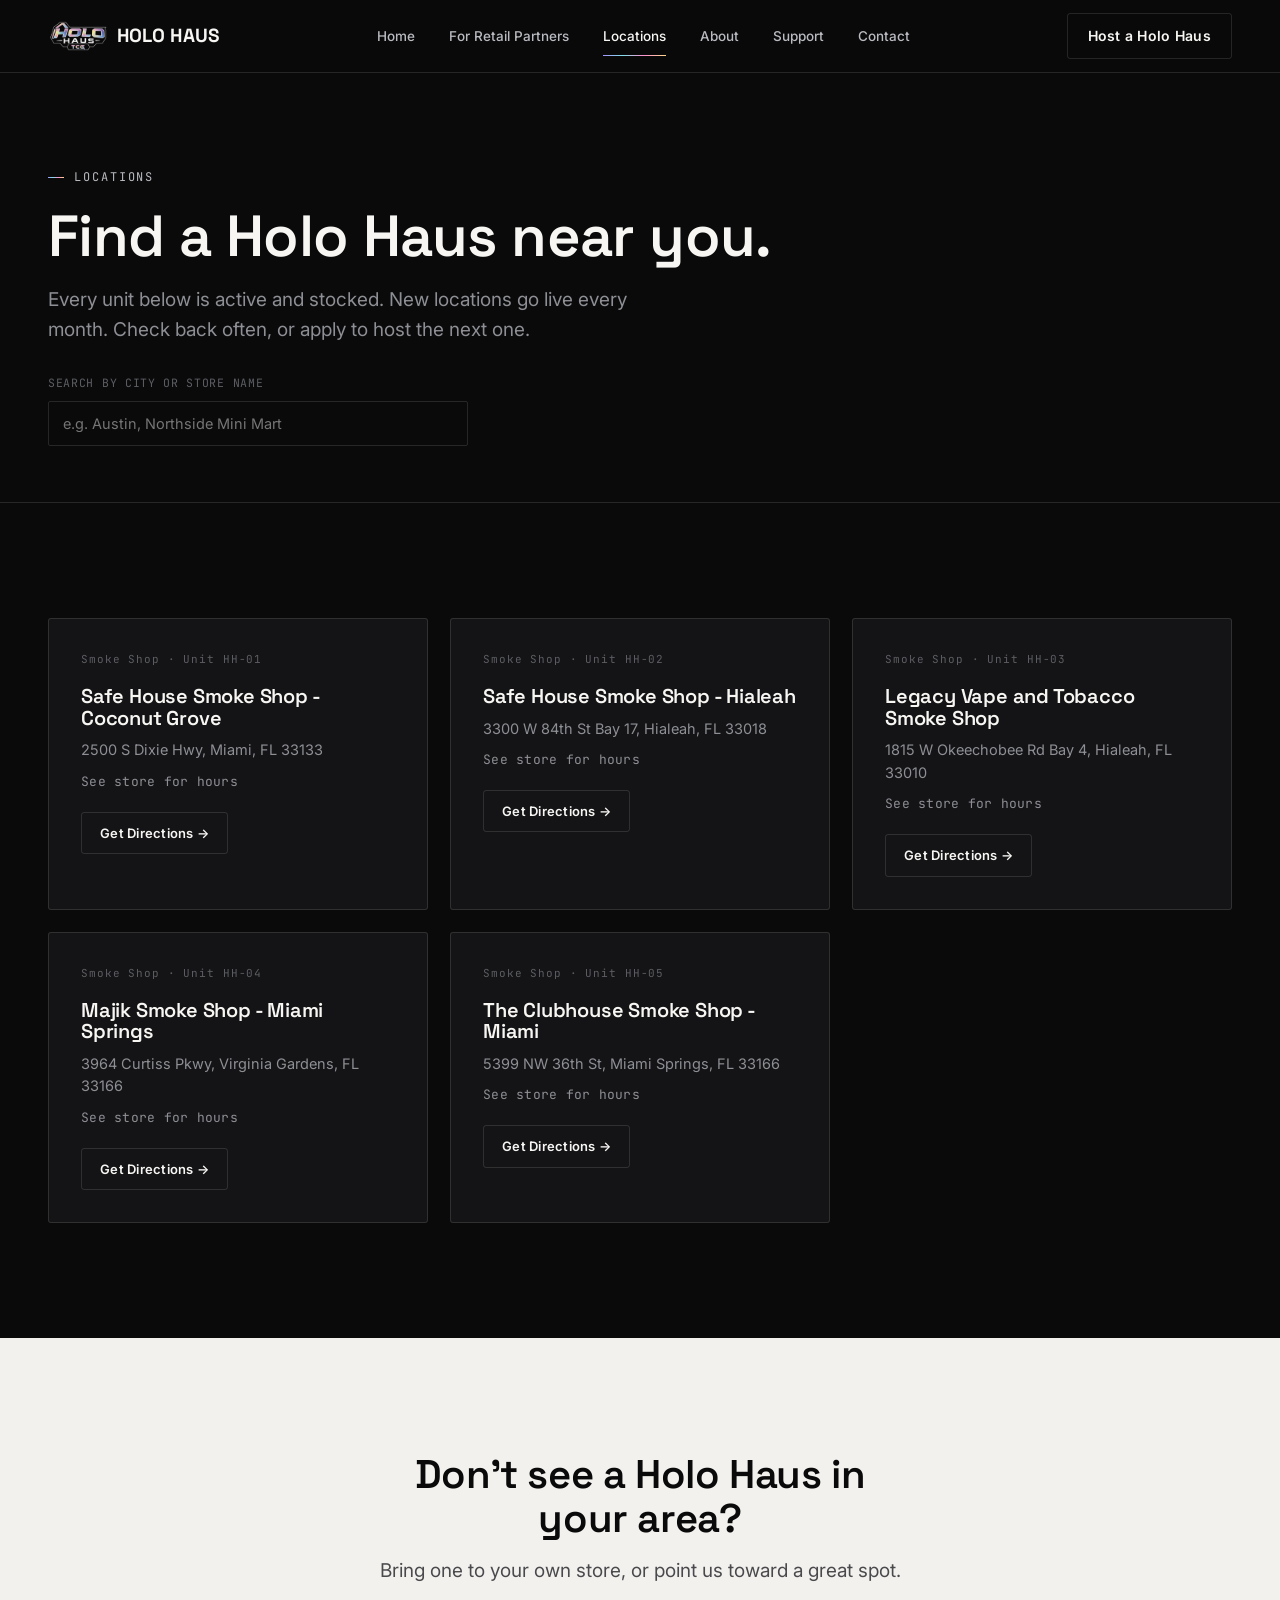
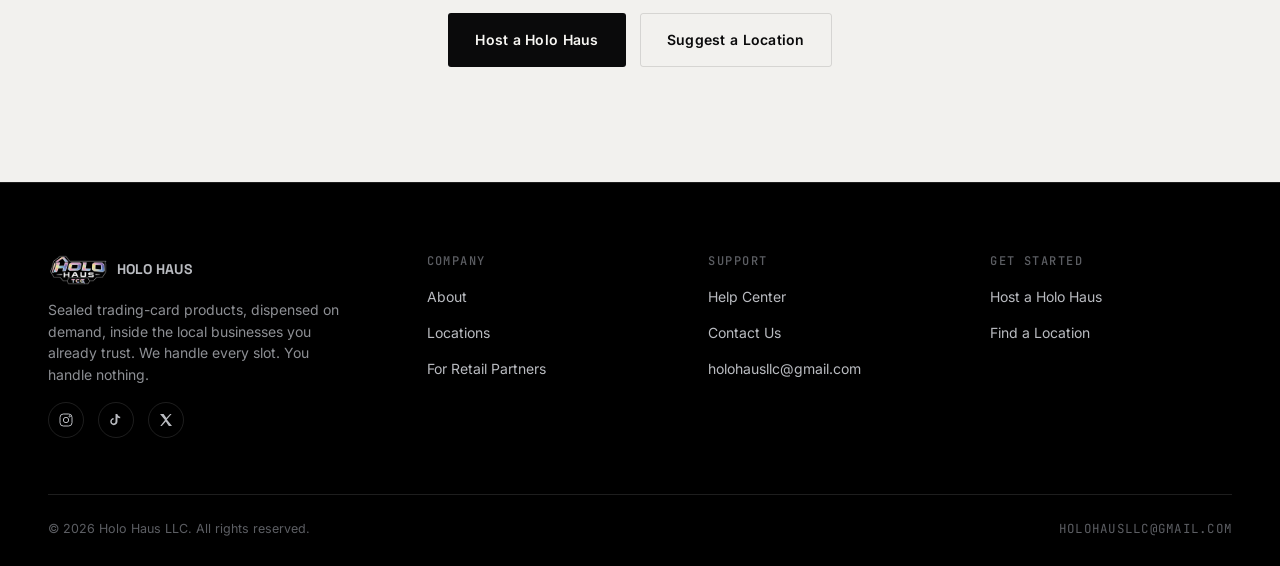
<file: locations.html>
<!DOCTYPE html>
<html lang="en">
<head>
<meta charset="UTF-8">
<meta name="viewport" content="width=device-width, initial-scale=1.0">
<title>Locations | Holo Haus</title>
<meta name="description" content="Find a Holo Haus trading card vending machine or display case near you. Store names, addresses, hours, and directions for every active location.">
<link rel="stylesheet" href="styles.css">
</head>
<body>

<header class="nav">
  <div class="container">
    <a href="index.html" class="logo"><img src="images/logo.png" alt="Holo Haus TCG logo" class="logo-mark">HOLO HAUS</a>
    <nav class="nav-links" id="navLinks">
      <a href="index.html">Home</a>
      <a href="retail-partners.html">For Retail Partners</a>
      <a href="locations.html" class="active">Locations</a>
      <a href="about.html">About</a>
      <a href="support.html">Support</a>
      <a href="contact.html">Contact</a>
    </nav>
    <div class="nav-cta">
      <a href="retail-partners.html" class="btn btn-ghost">Host a Holo Haus</a>
      <button class="nav-toggle" aria-label="Toggle menu" aria-expanded="false">
        <svg viewBox="0 0 24 24" fill="none" stroke="currentColor" stroke-width="1.6"><line x1="3" y1="6" x2="21" y2="6"/><line x1="3" y1="12" x2="21" y2="12"/><line x1="3" y1="18" x2="21" y2="18"/></svg>
      </button>
    </div>
  </div>
</header>

<section class="page-head">
  <div class="container">
    <div class="eyebrow">Locations</div>
    <h1>Find a Holo Haus near you.</h1>
    <p class="lede">Every unit below is active and stocked. New locations go live every month. Check back often, or apply to host the next one.</p>
    <div style="max-width:420px; margin-top:30px;">
      <div class="field" style="margin-bottom:0;">
        <label for="locSearch">Search by city or store name</label>
        <input id="locSearch" type="text" placeholder="e.g. Austin, Northside Mini Mart">
      </div>
    </div>
  </div>
</section>

<section class="section">
  <div class="container">
    <div class="grid-3" id="locGrid" style="gap:22px;"></div>
    <p id="noResults" class="lede" style="display:none; margin-top:20px;">No locations match that search yet. Try a different city.</p>
  </div>
</section>

<section class="section section-light">
  <div class="container" style="text-align:center;">
    <h2 style="font-size:clamp(26px,3.4vw,40px); max-width:20ch; margin:0 auto;">Don't see a Holo Haus in your area?</h2>
    <p class="lede" style="margin:16px auto 0;">Bring one to your own store, or point us toward a great spot.</p>
    <div class="btn-row" style="justify-content:center; margin-top:28px;">
      <a href="retail-partners.html" class="btn btn-primary">Host a Holo Haus</a>
      <a href="contact.html" class="btn btn-ghost">Suggest a Location</a>
    </div>
  </div>
</section>

<footer class="footer">
  <div class="container">
    <div class="footer-grid">
      <div class="footer-brand">
        <a href="index.html" class="logo"><img src="images/logo.png" alt="Holo Haus TCG logo" class="logo-mark">HOLO HAUS</a>
        <p>Sealed trading-card products, dispensed on demand, inside the local businesses you already trust. We handle every slot. You handle nothing.</p>
        <div class="footer-social">
          <a href="https://www.instagram.com/holohausllc" target="_blank" rel="noopener" aria-label="Instagram"><svg viewBox="0 0 24 24" fill="none" stroke="currentColor" stroke-width="1.5"><rect x="3" y="3" width="18" height="18" rx="5"/><circle cx="12" cy="12" r="4"/><circle cx="17.5" cy="6.5" r="1"/></svg></a>
          <a href="#" aria-label="TikTok"><svg viewBox="0 0 24 24" fill="currentColor"><path d="M14 3c.5 2.3 2 3.8 4.3 4v2.4c-1.5 0-2.9-.4-4.1-1.2v6.1c0 3-2.4 5.4-5.4 5.4S3.4 17.3 3.4 14.3c0-2.9 2.2-5.2 5-5.4v2.5a2.9 2.9 0 1 0 2.9 2.9V3H14z"/></svg></a>
          <a href="#" aria-label="X"><svg viewBox="0 0 24 24" fill="currentColor"><path d="M3 3l7.5 9.1L3.4 21h2.3l6-6.6 4.6 6.6H21l-7.8-9.6L20.4 3h-2.3l-5.5 6-4.2-6H3z"/></svg></a>
        </div>
      </div>
      <div>
        <h4>Company</h4>
        <ul>
          <li><a href="about.html">About</a></li>
          <li><a href="locations.html">Locations</a></li>
          <li><a href="retail-partners.html">For Retail Partners</a></li>
        </ul>
      </div>
      <div>
        <h4>Support</h4>
        <ul>
          <li><a href="support.html">Help Center</a></li>
          <li><a href="contact.html">Contact Us</a></li>
          <li><a href="mailto:holohausllc@gmail.com">holohausllc@gmail.com</a></li>
        </ul>
      </div>
      <div>
        <h4>Get Started</h4>
        <ul>
          <li><a href="retail-partners.html">Host a Holo Haus</a></li>
          <li><a href="locations.html">Find a Location</a></li>
        </ul>
      </div>
    </div>
    <div class="footer-bottom">
      <span>© 2026 Holo Haus LLC. All rights reserved.</span>
      <span class="mono">HOLOHAUSLLC@GMAIL.COM</span>
    </div>
  </div>
</footer>

<script src="script.js"></script>
<script>
  // Add new locations here. Each object renders as a card automatically.
  const LOCATIONS = [
    { name:"Safe House Smoke Shop - Coconut Grove", type:"Smoke Shop", address:"2500 S Dixie Hwy, Miami, FL 33133", hours:"See store for hours", unit:"HH-01", map:"https://www.google.com/maps/place/Safe+House+Smoke+Shop,+2500+S+Dixie+Hwy,+Miami,+FL+33133/@25.7403575,-80.2359547,16z/data=!4m6!3m5!1s0x88d9b70cb8b36df1:0xb529cb3b44a71f73!8m2!3d25.7403575!4d-80.2359547!16s%2Fg%2F11rycvqgss?utm_campaign=ml-sul&g_ep=Eg1tbF8yMDI2MTAxM18wIJvbDyoASAJQAg%3D%3D" },
    { name:"Safe House Smoke Shop - Hialeah", type:"Smoke Shop", address:"3300 W 84th St Bay 17, Hialeah, FL 33018", hours:"See store for hours", unit:"HH-02" },
    { name:"Legacy Vape and Tobacco Smoke Shop", type:"Smoke Shop", address:"1815 W Okeechobee Rd Bay 4, Hialeah, FL 33010", hours:"See store for hours", unit:"HH-03", map:"https://www.google.com/maps/place/Legacy+Vape+and+Tobacco+Smoke+Shop,+1815+W+Okeechobee+Rd+BAY+4,+Hialeah,+FL+33010/@25.838347,-80.30072,16z/data=!4m6!3m5!1s0x88d9bbda0e88d9e3:0x6b9cc4acb45dc642!8m2!3d25.838347!4d-80.30072!16s%2Fg%2F11wnfkf3yg?g_ep=Eg1tbF8yMDI2MTAxM18wIJvbDyoASAJQAg%3D%3D" },
    { name:"Majik Smoke Shop - Miami Springs", type:"Smoke Shop", address:"3964 Curtiss Pkwy, Virginia Gardens, FL 33166", hours:"See store for hours", unit:"HH-04", map:"https://www.google.com/maps/place/MAJIK+SMOKE+SHOP,+3964+Curtiss+Pkwy,+Virginia+Gardens,+FL+33166/@25.8105683,-80.2895886,16z/data=!4m6!3m5!1s0x88d9bb0be754bba1:0xd32ac856a7e6eb59!8m2!3d25.8105683!4d-80.2895886!16s%2Fg%2F11nnqqwjzt?g_ep=Eg1tbF8yMDI2MTAxM18wIJvbDyoASAJQAg%3D%3D" },
    { name:"The Clubhouse Smoke Shop - Miami", type:"Smoke Shop", address:"5399 NW 36th St, Miami Springs, FL 33166", hours:"See store for hours", unit:"HH-05", map:"https://www.google.com/maps/place/The+Clubhouse+Smoke+Shop+Miami,+5399+NW+36th+St,+Miami+Springs,+FL+33166/@25.8079703,-80.2848986,16z/data=!4m6!3m5!1s0x88d9b95e2e3812e7:0x83fce81d6a106b4d!8m2!3d25.8079703!4d-80.2848986!16s%2Fg%2F11tx9tkqh1?g_ep=Eg1tbF8yMDI2MTAxM18wIJvbDyoASAJQAg%3D%3D" }
  ];

  const grid = document.getElementById('locGrid');
  const noResults = document.getElementById('noResults');

  function render(list){
    grid.innerHTML = list.map(loc => `
      <div class="foil-card">
        <span class="tag">${loc.type} · Unit ${loc.unit}</span>
        <h3>${loc.name}</h3>
        <p style="margin-top:6px;">${loc.address}</p>
        <p class="mono" style="margin-top:10px; font-size:13px;">${loc.hours}</p>
        <a href="${loc.map || `https://www.google.com/maps/search/?api=1&query=${encodeURIComponent(loc.address)}`}" target="_blank" rel="noopener" class="btn btn-ghost" style="margin-top:20px; padding:10px 18px; font-size:13px;">Get Directions →</a>
      </div>
    `).join('');
    noResults.style.display = list.length ? 'none' : 'block';
  }
  render(LOCATIONS);

  document.getElementById('locSearch').addEventListener('input', (e) => {
    const q = e.target.value.trim().toLowerCase();
    const filtered = LOCATIONS.filter(l => (l.name + l.address).toLowerCase().includes(q));
    render(filtered);
  });
</script>
</body>
</html>
</file>
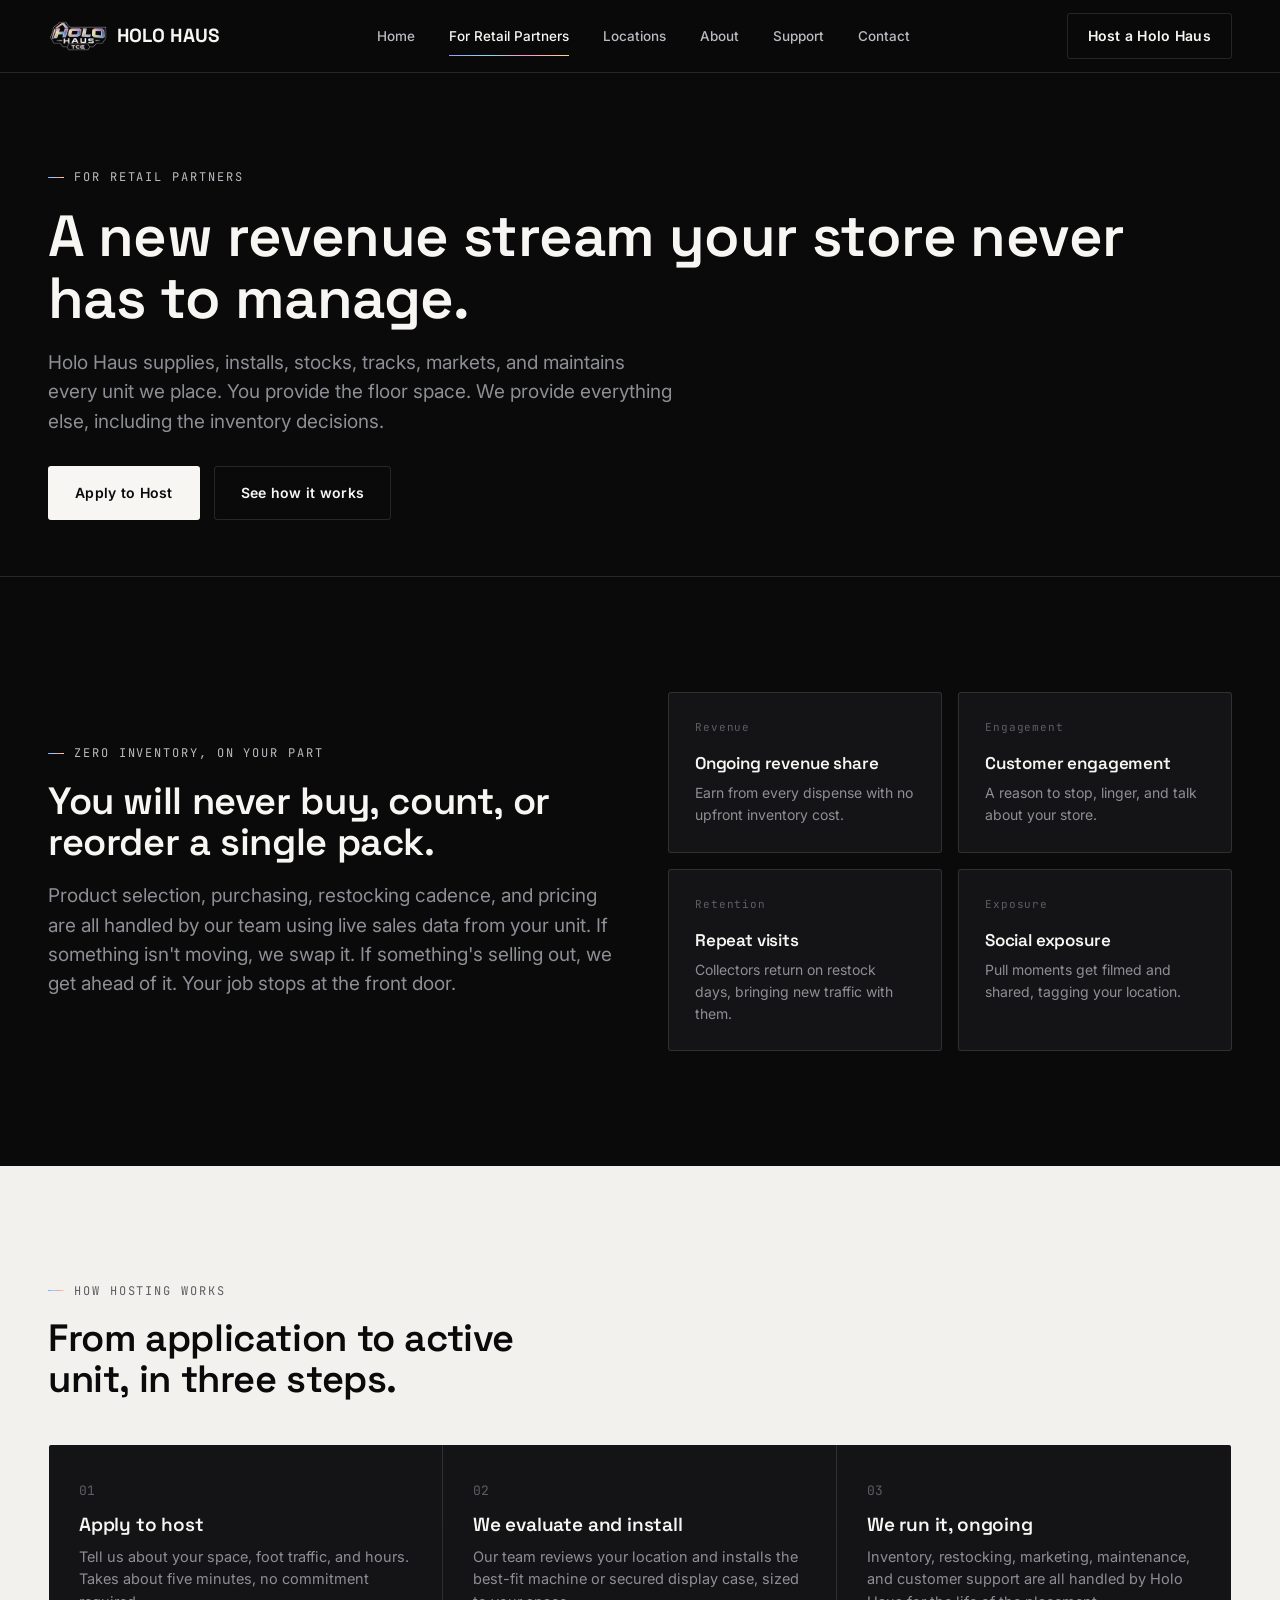
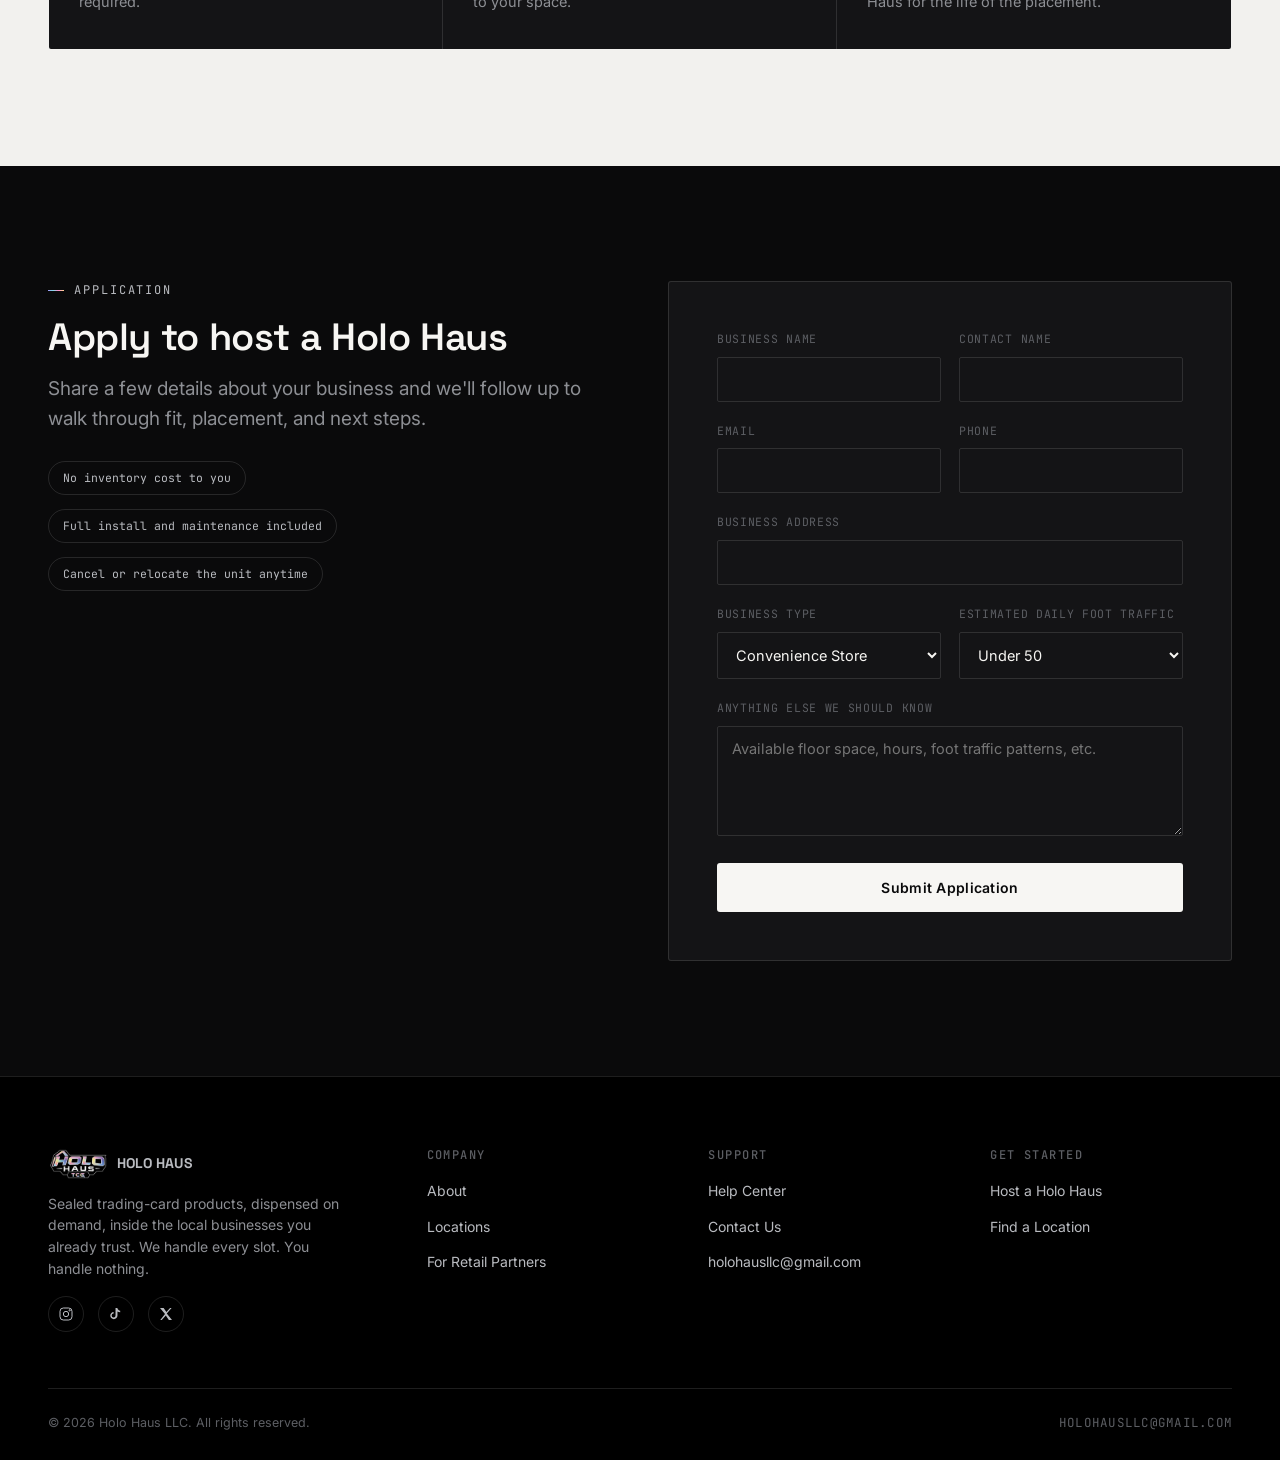
<file: retail-partners.html>
<!DOCTYPE html>
<html lang="en">
<head>
<meta charset="UTF-8">
<meta name="viewport" content="width=device-width, initial-scale=1.0">
<title>For Retail Partners | Holo Haus</title>
<meta name="description" content="Host a Holo Haus trading card vending machine or display case at your business. We supply, install, stock, track, market, and maintain everything, you host the traffic.">
<link rel="stylesheet" href="styles.css">
</head>
<body>

<header class="nav">
  <div class="container">
    <a href="index.html" class="logo"><img src="images/logo.png" alt="Holo Haus TCG logo" class="logo-mark">HOLO HAUS</a>
    <nav class="nav-links" id="navLinks">
      <a href="index.html">Home</a>
      <a href="retail-partners.html" class="active">For Retail Partners</a>
      <a href="locations.html">Locations</a>
      <a href="about.html">About</a>
      <a href="support.html">Support</a>
      <a href="contact.html">Contact</a>
    </nav>
    <div class="nav-cta">
      <a href="retail-partners.html" class="btn btn-ghost">Host a Holo Haus</a>
      <button class="nav-toggle" aria-label="Toggle menu" aria-expanded="false">
        <svg viewBox="0 0 24 24" fill="none" stroke="currentColor" stroke-width="1.6"><line x1="3" y1="6" x2="21" y2="6"/><line x1="3" y1="12" x2="21" y2="12"/><line x1="3" y1="18" x2="21" y2="18"/></svg>
      </button>
    </div>
  </div>
</header>

<section class="page-head">
  <div class="container">
    <div class="eyebrow">For retail partners</div>
    <h1>A new revenue stream your store never has to manage.</h1>
    <p class="lede">Holo Haus supplies, installs, stocks, tracks, markets, and maintains every unit we place. You provide the floor space. We provide everything else, including the inventory decisions.</p>
    <div class="btn-row" style="margin-top:30px;">
      <a href="#apply" class="btn btn-primary">Apply to Host</a>
      <a href="#how" class="btn btn-ghost">See how it works</a>
    </div>
  </div>
</section>

<section class="section">
  <div class="container">
    <div class="two-col">
      <div class="reveal">
        <div class="eyebrow">Zero inventory, on your part</div>
        <h2 style="font-size:clamp(26px,3.2vw,38px);">You will never buy, count, or reorder a single pack.</h2>
        <p class="lede" style="margin-top:18px;">Product selection, purchasing, restocking cadence, and pricing are all handled by our team using live sales data from your unit. If something isn't moving, we swap it. If something's selling out, we get ahead of it. Your job stops at the front door.</p>
      </div>
      <div class="grid-2 reveal" style="gap:16px;">
        <div class="foil-card" style="padding:26px;">
          <span class="tag">Revenue</span>
          <h3 style="font-size:17px;">Ongoing revenue share</h3>
          <p style="font-size:14px;">Earn from every dispense with no upfront inventory cost.</p>
        </div>
        <div class="foil-card" style="padding:26px;">
          <span class="tag">Engagement</span>
          <h3 style="font-size:17px;">Customer engagement</h3>
          <p style="font-size:14px;">A reason to stop, linger, and talk about your store.</p>
        </div>
        <div class="foil-card" style="padding:26px;">
          <span class="tag">Retention</span>
          <h3 style="font-size:17px;">Repeat visits</h3>
          <p style="font-size:14px;">Collectors return on restock days, bringing new traffic with them.</p>
        </div>
        <div class="foil-card" style="padding:26px;">
          <span class="tag">Exposure</span>
          <h3 style="font-size:17px;">Social exposure</h3>
          <p style="font-size:14px;">Pull moments get filmed and shared, tagging your location.</p>
        </div>
      </div>
    </div>
  </div>
</section>

<section class="section section-light" id="how">
  <div class="container">
    <div class="eyebrow">How hosting works</div>
    <h2 style="font-size:clamp(26px,3.2vw,38px); max-width:20ch;">From application to active unit, in three steps.</h2>
    <div class="process reveal" style="margin-top:44px;">
      <div class="step">
        <div class="num mono">01</div>
        <h3>Apply to host</h3>
        <p>Tell us about your space, foot traffic, and hours. Takes about five minutes, no commitment required.</p>
      </div>
      <div class="step">
        <div class="num mono">02</div>
        <h3>We evaluate and install</h3>
        <p>Our team reviews your location and installs the best-fit machine or secured display case, sized to your space.</p>
      </div>
      <div class="step">
        <div class="num mono">03</div>
        <h3>We run it, ongoing</h3>
        <p>Inventory, restocking, marketing, maintenance, and customer support are all handled by Holo Haus for the life of the placement.</p>
      </div>
    </div>
  </div>
</section>

<section class="section" id="apply">
  <div class="container">
    <div class="two-col" style="align-items:flex-start;">
      <div class="reveal">
        <div class="eyebrow">Application</div>
        <h2 style="font-size:clamp(26px,3.2vw,38px);">Apply to host a Holo Haus</h2>
        <p class="lede" style="margin-top:16px;">Share a few details about your business and we'll follow up to walk through fit, placement, and next steps.</p>
        <ul style="margin-top:28px; display:flex; flex-direction:column; gap:14px;">
          <li class="tag-pill" style="width:fit-content;">No inventory cost to you</li>
          <li class="tag-pill" style="width:fit-content;">Full install and maintenance included</li>
          <li class="tag-pill" style="width:fit-content;">Cancel or relocate the unit anytime</li>
        </ul>
      </div>
      <div class="form-panel reveal">
        <form data-mock>
          <div class="field-row">
            <div class="field">
              <label for="bizname">Business name</label>
              <input id="bizname" type="text" required>
            </div>
            <div class="field">
              <label for="contact">Contact name</label>
              <input id="contact" type="text" required>
            </div>
          </div>
          <div class="field-row">
            <div class="field">
              <label for="email">Email</label>
              <input id="email" type="email" required>
            </div>
            <div class="field">
              <label for="phone">Phone</label>
              <input id="phone" type="tel">
            </div>
          </div>
          <div class="field">
            <label for="address">Business address</label>
            <input id="address" type="text" required>
          </div>
          <div class="field-row">
            <div class="field">
              <label for="biztype">Business type</label>
              <select id="biztype">
                <option>Convenience Store</option>
                <option>Barbershop / Salon</option>
                <option>Card or Comic Shop</option>
                <option>Laundromat</option>
                <option>Mall / Arcade</option>
                <option>Gas Station</option>
                <option>Other</option>
              </select>
            </div>
            <div class="field">
              <label for="traffic">Estimated daily foot traffic</label>
              <select id="traffic">
                <option>Under 50</option>
                <option>50–150</option>
                <option>150–400</option>
                <option>400+</option>
              </select>
            </div>
          </div>
          <div class="field">
            <label for="notes">Anything else we should know</label>
            <textarea id="notes" placeholder="Available floor space, hours, foot traffic patterns, etc."></textarea>
          </div>
          <button class="btn btn-primary" type="submit" style="width:100%; justify-content:center;">Submit Application</button>
        </form>
        <div class="form-success">Application received. Our team typically responds within 2 business days.</div>
      </div>
    </div>
  </div>
</section>

<footer class="footer">
  <div class="container">
    <div class="footer-grid">
      <div class="footer-brand">
        <a href="index.html" class="logo"><img src="images/logo.png" alt="Holo Haus TCG logo" class="logo-mark">HOLO HAUS</a>
        <p>Sealed trading-card products, dispensed on demand, inside the local businesses you already trust. We handle every slot. You handle nothing.</p>
        <div class="footer-social">
          <a href="https://www.instagram.com/holohausllc" target="_blank" rel="noopener" aria-label="Instagram"><svg viewBox="0 0 24 24" fill="none" stroke="currentColor" stroke-width="1.5"><rect x="3" y="3" width="18" height="18" rx="5"/><circle cx="12" cy="12" r="4"/><circle cx="17.5" cy="6.5" r="1"/></svg></a>
          <a href="#" aria-label="TikTok"><svg viewBox="0 0 24 24" fill="currentColor"><path d="M14 3c.5 2.3 2 3.8 4.3 4v2.4c-1.5 0-2.9-.4-4.1-1.2v6.1c0 3-2.4 5.4-5.4 5.4S3.4 17.3 3.4 14.3c0-2.9 2.2-5.2 5-5.4v2.5a2.9 2.9 0 1 0 2.9 2.9V3H14z"/></svg></a>
          <a href="#" aria-label="X"><svg viewBox="0 0 24 24" fill="currentColor"><path d="M3 3l7.5 9.1L3.4 21h2.3l6-6.6 4.6 6.6H21l-7.8-9.6L20.4 3h-2.3l-5.5 6-4.2-6H3z"/></svg></a>
        </div>
      </div>
      <div>
        <h4>Company</h4>
        <ul>
          <li><a href="about.html">About</a></li>
          <li><a href="locations.html">Locations</a></li>
          <li><a href="retail-partners.html">For Retail Partners</a></li>
        </ul>
      </div>
      <div>
        <h4>Support</h4>
        <ul>
          <li><a href="support.html">Help Center</a></li>
          <li><a href="contact.html">Contact Us</a></li>
          <li><a href="mailto:holohausllc@gmail.com">holohausllc@gmail.com</a></li>
        </ul>
      </div>
      <div>
        <h4>Get Started</h4>
        <ul>
          <li><a href="retail-partners.html">Host a Holo Haus</a></li>
          <li><a href="locations.html">Find a Location</a></li>
        </ul>
      </div>
    </div>
    <div class="footer-bottom">
      <span>© 2026 Holo Haus LLC. All rights reserved.</span>
      <span class="mono">HOLOHAUSLLC@GMAIL.COM</span>
    </div>
  </div>
</footer>

<script src="script.js"></script>
</body>
</html>
</file>
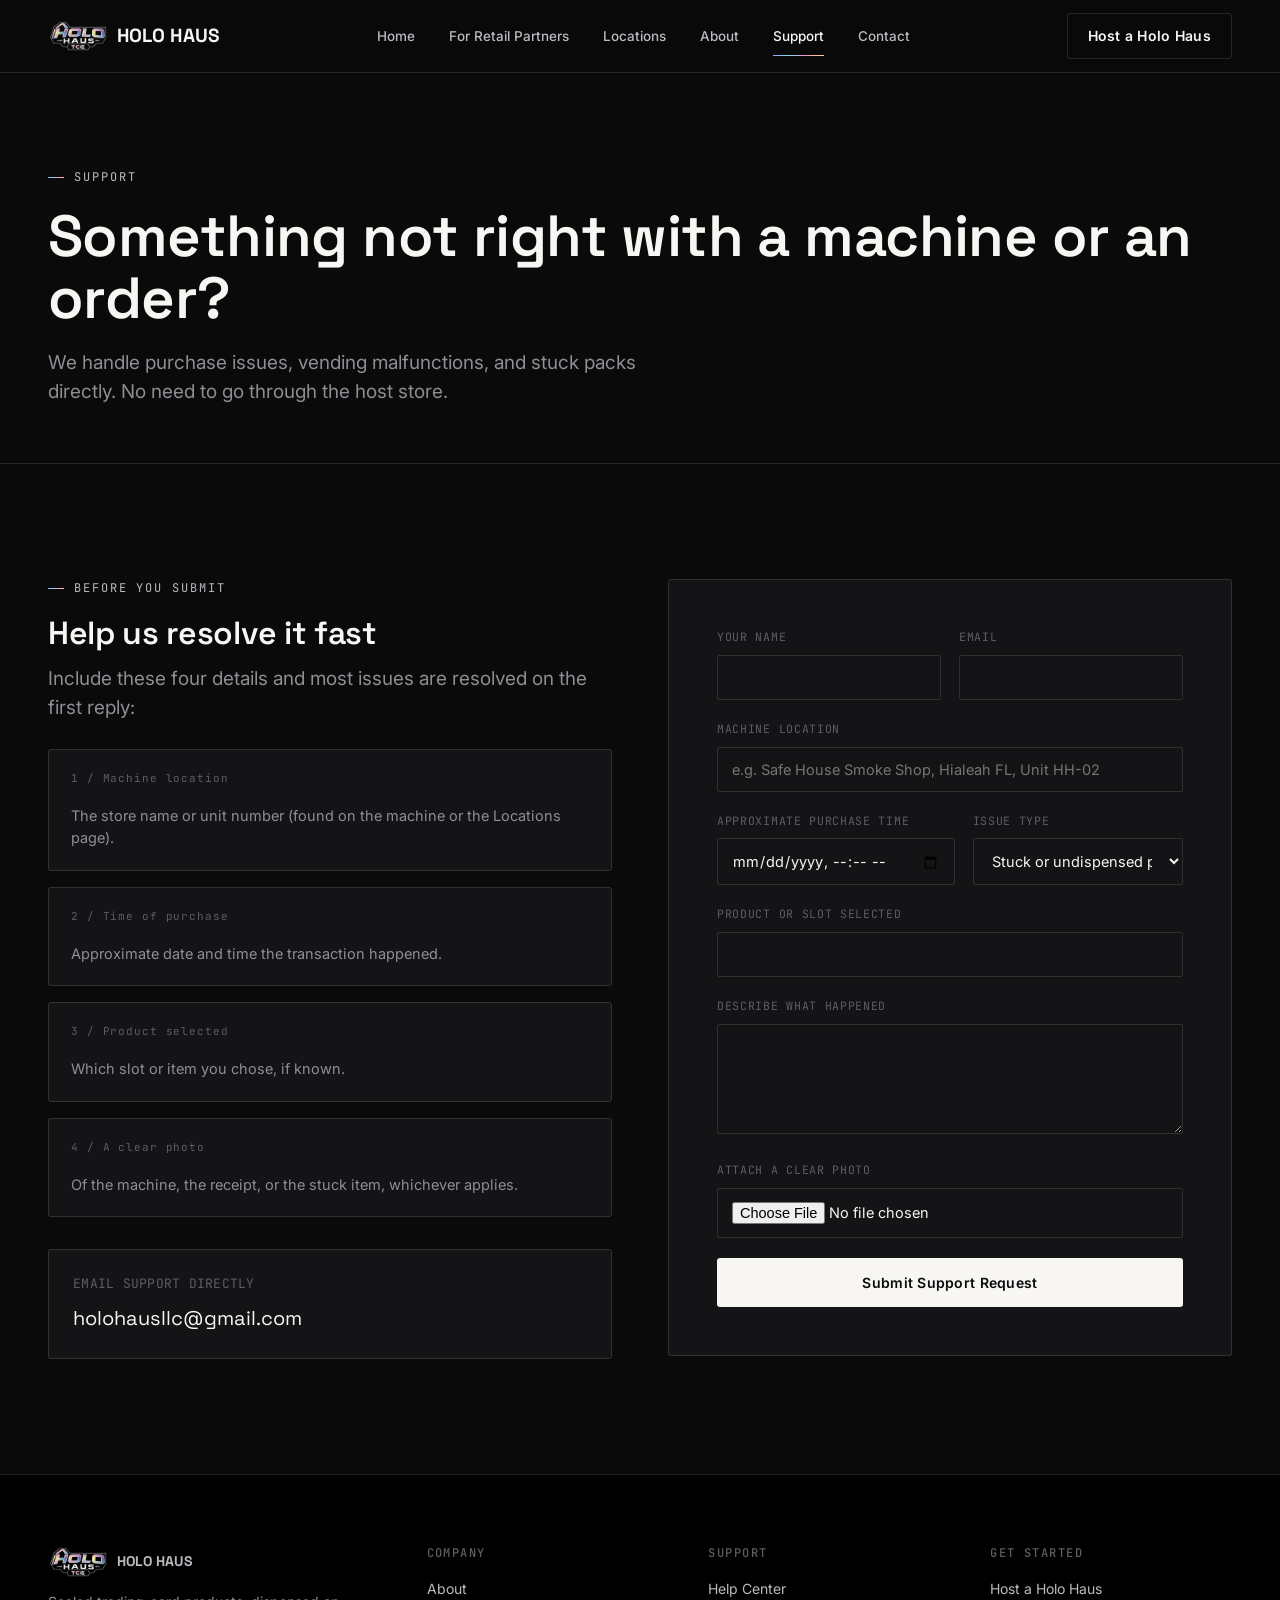
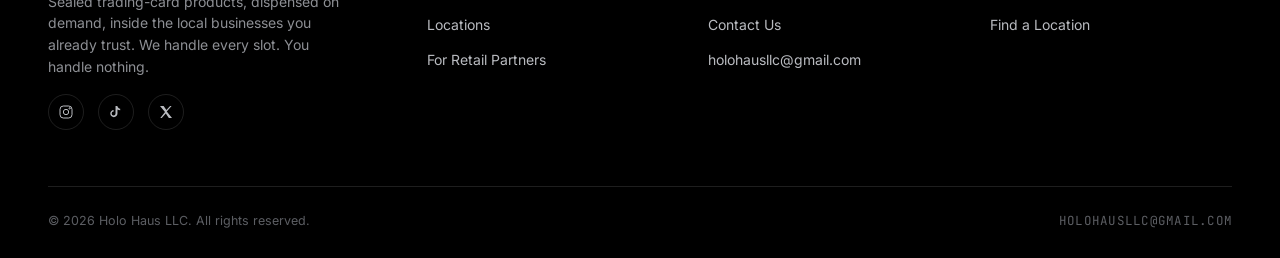
<file: support.html>
<!DOCTYPE html>
<html lang="en">
<head>
<meta charset="UTF-8">
<meta name="viewport" content="width=device-width, initial-scale=1.0">
<title>Support | Holo Haus</title>
<meta name="description" content="Get help with a Holo Haus purchase, a vending issue, or a stuck pack. Contact holohausllc@gmail.com or submit a support request.">
<link rel="stylesheet" href="styles.css">
</head>
<body>

<header class="nav">
  <div class="container">
    <a href="index.html" class="logo"><img src="images/logo.png" alt="Holo Haus TCG logo" class="logo-mark">HOLO HAUS</a>
    <nav class="nav-links" id="navLinks">
      <a href="index.html">Home</a>
      <a href="retail-partners.html">For Retail Partners</a>
      <a href="locations.html">Locations</a>
      <a href="about.html">About</a>
      <a href="support.html" class="active">Support</a>
      <a href="contact.html">Contact</a>
    </nav>
    <div class="nav-cta">
      <a href="retail-partners.html" class="btn btn-ghost">Host a Holo Haus</a>
      <button class="nav-toggle" aria-label="Toggle menu" aria-expanded="false">
        <svg viewBox="0 0 24 24" fill="none" stroke="currentColor" stroke-width="1.6"><line x1="3" y1="6" x2="21" y2="6"/><line x1="3" y1="12" x2="21" y2="12"/><line x1="3" y1="18" x2="21" y2="18"/></svg>
      </button>
    </div>
  </div>
</header>

<section class="page-head">
  <div class="container">
    <div class="eyebrow">Support</div>
    <h1>Something not right with a machine or an order?</h1>
    <p class="lede">We handle purchase issues, vending malfunctions, and stuck packs directly. No need to go through the host store.</p>
  </div>
</section>

<section class="section">
  <div class="container">
    <div class="two-col" style="align-items:flex-start;">
      <div class="reveal">
        <div class="eyebrow">Before you submit</div>
        <h2 style="font-size:clamp(24px,3vw,32px);">Help us resolve it fast</h2>
        <p class="lede" style="margin-top:14px;">Include these four details and most issues are resolved on the first reply:</p>
        <div style="margin-top:26px; display:flex; flex-direction:column; gap:16px;">
          <div class="foil-card" style="padding:20px 22px;">
            <span class="tag">1 / Machine location</span>
            <p>The store name or unit number (found on the machine or the Locations page).</p>
          </div>
          <div class="foil-card" style="padding:20px 22px;">
            <span class="tag">2 / Time of purchase</span>
            <p>Approximate date and time the transaction happened.</p>
          </div>
          <div class="foil-card" style="padding:20px 22px;">
            <span class="tag">3 / Product selected</span>
            <p>Which slot or item you chose, if known.</p>
          </div>
          <div class="foil-card" style="padding:20px 22px;">
            <span class="tag">4 / A clear photo</span>
            <p>Of the machine, the receipt, or the stuck item, whichever applies.</p>
          </div>
        </div>
        <div class="form-panel" style="margin-top:32px; padding:24px;">
          <p class="mono" style="font-size:13px; color:var(--chrome-dim);">EMAIL SUPPORT DIRECTLY</p>
          <a href="mailto:holohausllc@gmail.com" style="font-size:20px; font-family:'Space Grotesk',sans-serif; display:inline-block; margin-top:8px;">holohausllc@gmail.com</a>
        </div>
      </div>

      <div class="form-panel reveal">
        <form data-mock>
          <div class="field-row">
            <div class="field">
              <label for="s-name">Your name</label>
              <input id="s-name" type="text" required>
            </div>
            <div class="field">
              <label for="s-email">Email</label>
              <input id="s-email" type="email" required>
            </div>
          </div>
          <div class="field">
            <label for="s-location">Machine location</label>
            <input id="s-location" type="text" placeholder="e.g. Safe House Smoke Shop, Hialeah FL, Unit HH-02" required>
          </div>
          <div class="field-row">
            <div class="field">
              <label for="s-time">Approximate purchase time</label>
              <input id="s-time" type="datetime-local">
            </div>
            <div class="field">
              <label for="s-issue">Issue type</label>
              <select id="s-issue">
                <option>Stuck or undispensed pack</option>
                <option>Payment charged, no product</option>
                <option>Wrong product dispensed</option>
                <option>Damaged product</option>
                <option>Machine malfunction</option>
                <option>Other</option>
              </select>
            </div>
          </div>
          <div class="field">
            <label for="s-product">Product or slot selected</label>
            <input id="s-product" type="text">
          </div>
          <div class="field">
            <label for="s-details">Describe what happened</label>
            <textarea id="s-details" required></textarea>
          </div>
          <div class="field">
            <label for="s-photo">Attach a clear photo</label>
            <input id="s-photo" type="file" accept="image/*">
          </div>
          <button class="btn btn-primary" type="submit" style="width:100%; justify-content:center;">Submit Support Request</button>
        </form>
        <div class="form-success">Request received. Our support team responds within 1–2 business days. Check <span class="mono">holohausllc@gmail.com</span> for replies.</div>
      </div>
    </div>
  </div>
</section>

<footer class="footer">
  <div class="container">
    <div class="footer-grid">
      <div class="footer-brand">
        <a href="index.html" class="logo"><img src="images/logo.png" alt="Holo Haus TCG logo" class="logo-mark">HOLO HAUS</a>
        <p>Sealed trading-card products, dispensed on demand, inside the local businesses you already trust. We handle every slot. You handle nothing.</p>
        <div class="footer-social">
          <a href="https://www.instagram.com/holohausllc" target="_blank" rel="noopener" aria-label="Instagram"><svg viewBox="0 0 24 24" fill="none" stroke="currentColor" stroke-width="1.5"><rect x="3" y="3" width="18" height="18" rx="5"/><circle cx="12" cy="12" r="4"/><circle cx="17.5" cy="6.5" r="1"/></svg></a>
          <a href="#" aria-label="TikTok"><svg viewBox="0 0 24 24" fill="currentColor"><path d="M14 3c.5 2.3 2 3.8 4.3 4v2.4c-1.5 0-2.9-.4-4.1-1.2v6.1c0 3-2.4 5.4-5.4 5.4S3.4 17.3 3.4 14.3c0-2.9 2.2-5.2 5-5.4v2.5a2.9 2.9 0 1 0 2.9 2.9V3H14z"/></svg></a>
          <a href="#" aria-label="X"><svg viewBox="0 0 24 24" fill="currentColor"><path d="M3 3l7.5 9.1L3.4 21h2.3l6-6.6 4.6 6.6H21l-7.8-9.6L20.4 3h-2.3l-5.5 6-4.2-6H3z"/></svg></a>
        </div>
      </div>
      <div>
        <h4>Company</h4>
        <ul>
          <li><a href="about.html">About</a></li>
          <li><a href="locations.html">Locations</a></li>
          <li><a href="retail-partners.html">For Retail Partners</a></li>
        </ul>
      </div>
      <div>
        <h4>Support</h4>
        <ul>
          <li><a href="support.html">Help Center</a></li>
          <li><a href="contact.html">Contact Us</a></li>
          <li><a href="mailto:holohausllc@gmail.com">holohausllc@gmail.com</a></li>
        </ul>
      </div>
      <div>
        <h4>Get Started</h4>
        <ul>
          <li><a href="retail-partners.html">Host a Holo Haus</a></li>
          <li><a href="locations.html">Find a Location</a></li>
        </ul>
      </div>
    </div>
    <div class="footer-bottom">
      <span>© 2026 Holo Haus LLC. All rights reserved.</span>
      <span class="mono">HOLOHAUSLLC@GMAIL.COM</span>
    </div>
  </div>
</footer>

<script src="script.js"></script>
</body>
</html>
</file>
<file: styles.css>
/* ============================================================
   HOLO HAUS Design System
   Black/white premium collectible-tech palette with
   holographic foil accents used sparingly as light, not color.
   ============================================================ */

@import url('https://fonts.googleapis.com/css2?family=Space+Grotesk:wght@400;500;600;700&family=Inter:wght@400;500;600&family=JetBrains+Mono:wght@400;500&display=swap');

:root{
  --black-deep:#000000;
  --black:#0a0a0b;
  --black-soft:#141416;
  --paper:#f2f1ee;
  --white:#f7f6f3;
  --chrome:#b9bbc0;
  --chrome-dim:#5c5e63;
  --ink-mute:#8d8f94;
  --line:rgba(247,246,243,0.12);
  --line-soft:rgba(10,10,11,0.12);

  --holo-1:#a693ff;
  --holo-2:#7fe0e8;
  --holo-3:#ff8fd1;
  --holo-4:#ffd98a;
  --holo-grad:linear-gradient(115deg,var(--holo-1) 0%,var(--holo-2) 32%,var(--holo-3) 64%,var(--holo-4) 100%);

  --radius:3px;
  --container:1240px;
  --ease:cubic-bezier(.16,.8,.24,1);
}

*{box-sizing:border-box;}
html{scroll-behavior:smooth;}
body{
  margin:0;
  background:var(--black);
  color:var(--white);
  font-family:'Inter',sans-serif;
  font-size:16px;
  line-height:1.55;
  -webkit-font-smoothing:antialiased;
}
img,svg{display:block;max-width:100%;}
a{color:inherit;text-decoration:none;}
ul{list-style:none;margin:0;padding:0;}
button{font-family:inherit;cursor:pointer;}
h1,h2,h3,h4{
  font-family:'Space Grotesk',sans-serif;
  margin:0;
  font-weight:600;
  letter-spacing:-0.01em;
  line-height:1.08;
}
p{margin:0;}

.mono{
  font-family:'JetBrains Mono',monospace;
  letter-spacing:0.02em;
}

@media (prefers-reduced-motion: reduce){
  *{animation-duration:0.001ms !important; animation-iteration-count:1 !important; transition-duration:0.001ms !important; scroll-behavior:auto !important;}
}

/* ---------- layout helpers ---------- */
.container{
  max-width:var(--container);
  margin:0 auto;
  padding:0 28px;
}
.section{
  padding:clamp(64px,9vw,132px) 0;
  position:relative;
}
.section-light{background:var(--paper); color:var(--black);}
.section-light h1,.section-light h2,.section-light h3{color:var(--black);}
.section-deep{background:var(--black-deep);}
.hairline{border-top:1px solid var(--line);}
.section-light + .section-light{border-top:1px solid var(--line-soft);}

.eyebrow{
  font-family:'JetBrains Mono',monospace;
  font-size:12px;
  letter-spacing:0.16em;
  text-transform:uppercase;
  color:var(--chrome);
  display:flex;
  align-items:center;
  gap:10px;
  margin-bottom:18px;
}
.section-light .eyebrow{color:var(--chrome-dim);}
.eyebrow::before{
  content:"";
  width:16px;height:1px;
  background:var(--holo-grad);
  display:inline-block;
}

.grad-text{
  background:var(--holo-grad);
  -webkit-background-clip:text;
  background-clip:text;
  color:transparent;
}

.lede{
  font-size:clamp(16px,1.6vw,19px);
  color:var(--ink-mute);
  max-width:52ch;
}
.section-light .lede{color:#4a4a4d;}

/* ---------- buttons ---------- */
.btn{
  display:inline-flex;
  align-items:center;
  gap:10px;
  padding:15px 26px;
  border-radius:var(--radius);
  font-size:14px;
  font-weight:600;
  letter-spacing:0.02em;
  border:1px solid transparent;
  transition:transform .35s var(--ease), background .35s, border-color .35s, color .35s;
  white-space:nowrap;
}
.btn:hover{transform:translateY(-2px);}
.btn-primary{
  background:var(--white);
  color:var(--black);
}
.btn-primary:hover{background:var(--holo-2);}
.btn-ghost{
  background:transparent;
  color:var(--white);
  border-color:var(--line);
}
.btn-ghost:hover{border-color:var(--chrome);}
.section-light .btn-ghost{color:var(--black); border-color:var(--line-soft);}
.section-light .btn-primary{background:var(--black); color:var(--white);}
.section-light .btn-primary:hover{background:var(--holo-1); color:var(--black);}

.btn-row{display:flex; gap:14px; flex-wrap:wrap;}
.btn-arrow{transition:transform .3s var(--ease);}
.btn:hover .btn-arrow{transform:translateX(3px);}

/* ---------- nav ---------- */
.nav{
  position:fixed; top:0; left:0; right:0; z-index:100;
  border-bottom:1px solid var(--line);
}
.nav::before{
  content:"";
  position:absolute; inset:0;
  background:rgba(10,10,11,0.72);
  backdrop-filter:blur(14px);
  z-index:-1;
}
.nav .container{
  display:flex; align-items:center; justify-content:space-between;
  height:72px;
}
.logo{
  font-family:'Space Grotesk',sans-serif;
  font-weight:700;
  font-size:19px;
  letter-spacing:0.01em;
  display:flex; align-items:center; gap:10px;
}
.logo-mark{
  height:30px;
  width:auto;
  display:block;
}
.logo .dot{
  width:8px;height:8px;border-radius:50%;
  background:var(--holo-grad);
  box-shadow:0 0 12px rgba(166,147,255,0.6);
}
.nav-links{display:flex; align-items:center; gap:34px;}
.nav-links a{
  font-size:13.5px; font-weight:500; color:var(--chrome);
  position:relative; padding:4px 0;
  transition:color .25s;
}
.nav-links a:hover, .nav-links a.active{color:var(--white);}
.nav-links a.active::after{
  content:""; position:absolute; left:0; right:0; bottom:-6px; height:1px;
  background:var(--holo-grad);
}
.nav-cta{display:flex; align-items:center; gap:16px;}
.nav .btn{padding:11px 20px;}
.nav-toggle{display:none; background:none; border:none; color:var(--white); padding:8px;}
.nav-toggle svg{width:22px;height:22px;}

@media (max-width:920px){
  .nav-links{
    position:fixed; inset:72px 0 0 0; background:var(--black-deep);
    flex-direction:column; align-items:flex-start; gap:0;
    padding:12px 28px 28px;
    transform:translateY(-8px);
    opacity:0; pointer-events:none;
    transition:opacity .3s var(--ease), transform .3s var(--ease);
    border-top:1px solid var(--line);
  }
  .nav-links.open{opacity:1; pointer-events:auto; transform:translateY(0);}
  .nav-links a{width:100%; padding:15px 0; border-bottom:1px solid var(--line); font-size:16px;}
  .nav-toggle{display:block;}
  .nav-cta .btn-ghost{display:none;}
}

/* ---------- footer ---------- */
.footer{
  background:var(--black-deep);
  border-top:1px solid var(--line);
  padding:72px 0 28px;
}
.footer-grid{
  display:grid;
  grid-template-columns:1.4fr 1fr 1fr 1fr;
  gap:40px;
  padding-bottom:56px;
}
.footer-brand p{color:var(--ink-mute); font-size:14px; max-width:34ch; margin-top:14px;}
.footer h4{
  font-family:'JetBrains Mono',monospace; font-size:12px;
  letter-spacing:0.12em; text-transform:uppercase; color:var(--chrome-dim);
  margin-bottom:16px; font-weight:500;
}
.footer ul li{margin-bottom:11px;}
.footer a{font-size:14px; color:var(--chrome); transition:color .2s;}
.footer a:hover{color:var(--white);}
.footer-social{display:flex; gap:14px; margin-top:16px;}
.footer-social a{
  width:36px;height:36px; display:flex; align-items:center; justify-content:center;
  border:1px solid var(--line); border-radius:50%; transition:border-color .2s, background .2s;
}
.footer-social a:hover{border-color:var(--chrome); background:var(--black-soft);}
.footer-social svg{width:16px;height:16px;}
.footer-bottom{
  display:flex; justify-content:space-between; align-items:center;
  padding-top:24px; border-top:1px solid var(--line);
  font-size:12.5px; color:var(--chrome-dim); flex-wrap:wrap; gap:10px;
}
@media (max-width:820px){
  .footer-grid{grid-template-columns:1fr 1fr; row-gap:36px;}
}
@media (max-width:520px){
  .footer-grid{grid-template-columns:1fr;}
}

/* ---------- hero photo ---------- */
.hero-photo{
  position:relative;
  border-radius:6px;
  overflow:hidden;
  border:1px solid var(--line);
  box-shadow:0 60px 120px -40px rgba(0,0,0,0.8);
}
.hero-photo::before{
  content:"";
  position:absolute; inset:0;
  border-radius:6px;
  padding:1px;
  background:linear-gradient(135deg, rgba(255,255,255,0.22), rgba(255,255,255,0) 40%);
  -webkit-mask:linear-gradient(#000 0 0) content-box, linear-gradient(#000 0 0);
  -webkit-mask-composite:xor; mask-composite:exclude;
  pointer-events:none;
  z-index:2;
}
.hero-photo::after{
  content:"";
  position:absolute; inset:0;
  background:linear-gradient(180deg, rgba(0,0,0,0) 55%, rgba(0,0,0,0.35) 100%);
  pointer-events:none;
  z-index:1;
}
.hero-photo img{
  width:100%; height:100%;
  display:block;
  object-fit:cover;
  aspect-ratio:3/4;
}
@media (max-width:900px){
  .hero-col{gap:32px;}
  .hero-photo img{aspect-ratio:4/5;}
}

/* ---------- vending hero illustration (signature element) ---------- */
.vend-unit{
  position:relative;
  background:linear-gradient(180deg,#0e0e10,#000);
  border:1px solid var(--line);
  border-radius:6px;
  padding:14px;
  box-shadow:0 60px 120px -40px rgba(0,0,0,0.8);
}
.vend-unit::before{
  content:"";
  position:absolute; inset:0;
  border-radius:6px;
  padding:1px;
  background:linear-gradient(135deg, rgba(255,255,255,0.18), rgba(255,255,255,0) 40%);
  -webkit-mask:linear-gradient(#000 0 0) content-box, linear-gradient(#000 0 0);
  -webkit-mask-composite:xor; mask-composite:exclude;
  pointer-events:none;
}
.vend-grid{
  display:grid;
  grid-template-columns:repeat(4,1fr);
  gap:8px;
}
.vend-slot{
  aspect-ratio:0.7;
  border-radius:2px;
  position:relative;
  overflow:hidden;
  background:#08080a;
  border:1px solid rgba(255,255,255,0.06);
}
.vend-slot .card{
  position:absolute; inset:6%;
  border-radius:2px;
  background:var(--holo-grad);
  opacity:0.9;
  filter:saturate(1.3);
}
.vend-slot .card::after{
  content:"";
  position:absolute; inset:0;
  background:repeating-linear-gradient(115deg, rgba(0,0,0,0.18) 0 2px, transparent 2px 6px);
  mix-blend-mode:multiply;
}
.vend-slot .code{
  position:absolute; bottom:4px; left:5px;
  font-family:'JetBrains Mono',monospace;
  font-size:8px; color:rgba(255,255,255,0.55);
  letter-spacing:0.05em;
}
.vend-slot.empty{background:#0c0c0e;}
.vend-slot.empty .card{display:none;}
.vend-slot.empty::after{
  content:"·"; position:absolute; inset:0; display:flex; align-items:center; justify-content:center;
  color:var(--chrome-dim); font-size:18px;
}
.vend-glass{
  position:absolute; inset:14px;
  background:linear-gradient(120deg, rgba(255,255,255,0.06) 0%, rgba(255,255,255,0) 30%, rgba(255,255,255,0.03) 55%, rgba(255,255,255,0) 80%);
  pointer-events:none;
}
.vend-scan{
  position:absolute; left:14px; right:14px; height:40%;
  background:linear-gradient(180deg, rgba(255,255,255,0.09), rgba(255,255,255,0));
  animation:scan 7s ease-in-out infinite;
  pointer-events:none;
}
@keyframes scan{
  0%,100%{ top:0; opacity:0;}
  8%{opacity:1;}
  50%{ top:60%; opacity:0.5;}
  92%{opacity:1;}
}
.vend-base{
  margin-top:10px;
  height:46px;
  border-radius:2px;
  background:linear-gradient(180deg,#111113,#000);
  border:1px solid rgba(255,255,255,0.06);
  display:flex; align-items:center; justify-content:space-between;
  padding:0 14px;
}
.vend-base .led{
  width:6px;height:6px;border-radius:50%;
  background:#7fe0e8; box-shadow:0 0 8px #7fe0e8;
  animation:blink 2.6s ease-in-out infinite;
}
@keyframes blink{0%,100%{opacity:1;}50%{opacity:0.3;}}
.vend-base .slot-out{
  width:64px; height:14px; border-radius:2px;
  background:#000; border:1px solid rgba(255,255,255,0.1);
}

/* ---------- foil card component (signature, reused site-wide) ---------- */
.foil-card{
  position:relative;
  background:var(--black-soft);
  border:1px solid var(--line);
  border-radius:var(--radius);
  padding:32px;
  overflow:hidden;
  transition:border-color .4s var(--ease), transform .4s var(--ease);
}
.foil-card::before{
  content:"";
  position:absolute; inset:-40%;
  background:var(--holo-grad);
  opacity:0;
  transform:translateX(-30%) rotate(8deg);
  filter:blur(30px);
  transition:opacity .5s var(--ease);
  pointer-events:none;
}
.foil-card:hover{border-color:rgba(255,255,255,0.28); transform:translateY(-4px);}
.foil-card:hover::before{opacity:0.16;}
.foil-card > *{position:relative; z-index:1;}
.foil-card .tag{
  font-family:'JetBrains Mono',monospace; font-size:11px; color:var(--chrome-dim);
  letter-spacing:0.08em; margin-bottom:18px; display:block;
}
.foil-card h3{font-size:20px; margin-bottom:10px;}
.foil-card p{color:var(--ink-mute); font-size:14.5px;}

.section-light .foil-card{background:var(--white); border-color:var(--line-soft);}
.section-light .foil-card p{color:#5a5a5d;}
.section-light .foil-card:hover{border-color:rgba(0,0,0,0.2);}

/* ---------- grids ---------- */
.grid-3{display:grid; grid-template-columns:repeat(3,1fr); gap:24px;}
.grid-2{display:grid; grid-template-columns:1fr 1fr; gap:24px;}
.grid-4{display:grid; grid-template-columns:repeat(4,1fr); gap:20px;}
@media (max-width:920px){
  .grid-3{grid-template-columns:1fr 1fr;}
  .grid-4{grid-template-columns:1fr 1fr;}
}
@media (max-width:640px){
  .grid-3,.grid-2,.grid-4{grid-template-columns:1fr;}
}

/* ---------- header block shared across pages ---------- */
.page-head{
  padding:168px 0 56px;
  border-bottom:1px solid var(--line);
}
.page-head h1{font-size:clamp(34px,5vw,58px);}
.page-head .lede{margin-top:18px;}

/* ---------- stat / LED ticker bar ---------- */
.led-bar{
  display:grid; grid-template-columns:repeat(4,1fr);
  border:1px solid var(--line); border-radius:var(--radius); overflow:hidden;
}
.led-bar .stat{
  padding:26px 22px; border-right:1px solid var(--line);
  background:var(--black-soft);
}
.led-bar .stat:last-child{border-right:none;}
.led-bar .stat .num{
  font-family:'JetBrains Mono',monospace; font-size:clamp(24px,3vw,34px);
  color:var(--white); font-weight:500;
}
.led-bar .stat .lbl{
  font-family:'JetBrains Mono',monospace; font-size:11px; color:var(--chrome-dim);
  letter-spacing:0.1em; text-transform:uppercase; margin-top:6px;
}
@media (max-width:820px){
  .led-bar{grid-template-columns:1fr 1fr;}
  .led-bar .stat:nth-child(2){border-right:none;}
}
@media (max-width:520px){
  .led-bar{grid-template-columns:1fr;}
  .led-bar .stat{border-right:none !important; border-bottom:1px solid var(--line);}
}

/* ---------- numbered process ---------- */
.process{display:grid; grid-template-columns:repeat(3,1fr); gap:0; border:1px solid var(--line); border-radius:var(--radius); overflow:hidden;}
.process .step{padding:36px 30px; border-right:1px solid var(--line); background:var(--black-soft);}
.process .step:last-child{border-right:none;}
.process .num{font-family:'JetBrains Mono',monospace; font-size:13px; color:var(--chrome-dim);}
.process h3{margin-top:14px; font-size:19px; color:var(--white);}
.process p{margin-top:10px; color:var(--ink-mute); font-size:14.5px;}
@media (max-width:820px){
  .process{grid-template-columns:1fr;}
  .process .step{border-right:none; border-bottom:1px solid var(--line);}
  .process .step:last-child{border-bottom:none;}
}

/* ---------- forms ---------- */
.form-panel{
  background:var(--black-soft);
  border:1px solid var(--line);
  border-radius:var(--radius);
  padding:clamp(24px,4vw,48px);
}
.section-light .form-panel{background:var(--white); border-color:var(--line-soft);}
.field-row{display:grid; grid-template-columns:1fr 1fr; gap:18px;}
@media (max-width:640px){.field-row{grid-template-columns:1fr;}}
.field{margin-bottom:20px;}
.field label{
  display:block; font-family:'JetBrains Mono',monospace; font-size:11.5px;
  letter-spacing:0.06em; text-transform:uppercase; color:var(--chrome-dim); margin-bottom:9px;
}
.field input, .field select, .field textarea{
  width:100%; background:transparent; border:1px solid var(--line);
  border-radius:2px; padding:13px 14px; color:var(--white); font-family:'Inter',sans-serif;
  font-size:14.5px; transition:border-color .25s;
}
.section-light .field input, .section-light .field select, .section-light .field textarea{
  color:var(--black); border-color:var(--line-soft);
}
.field input:focus, .field select:focus, .field textarea:focus{
  outline:none; border-color:var(--chrome);
}
.field textarea{resize:vertical; min-height:110px;}
.form-note{font-size:12.5px; color:var(--chrome-dim); margin-top:16px;}
.form-success{
  display:none; padding:18px 20px; border:1px solid rgba(127,224,232,0.4);
  background:rgba(127,224,232,0.06); border-radius:2px; font-size:14px; margin-top:18px;
}
.form-success.show{display:block;}

/* ---------- misc ---------- */
.divider-fade{height:1px; background:linear-gradient(90deg, transparent, var(--line), transparent); border:none; margin:0;}
.tag-pill{
  display:inline-flex; align-items:center; gap:8px;
  border:1px solid var(--line); border-radius:20px; padding:7px 14px;
  font-family:'JetBrains Mono',monospace; font-size:11.5px; color:var(--chrome);
}
.section-light .tag-pill{border-color:var(--line-soft); color:var(--chrome-dim);}

.reveal{opacity:0; transform:translateY(18px); transition:opacity .7s var(--ease), transform .7s var(--ease);}
.reveal.in{opacity:1; transform:translateY(0);}

.two-col{display:grid; grid-template-columns:1fr 1fr; gap:56px; align-items:center;}
@media (max-width:900px){.two-col{grid-template-columns:1fr; gap:36px;}}

.marquee{
  overflow:hidden; border-top:1px solid var(--line); border-bottom:1px solid var(--line);
  padding:22px 0; white-space:nowrap;
}
.marquee-track{display:inline-flex; gap:48px; animation:marquee 28s linear infinite;}
.marquee span{
  font-family:'JetBrains Mono',monospace; font-size:13px; color:var(--chrome-dim);
  letter-spacing:0.08em; text-transform:uppercase;
}
@keyframes marquee{from{transform:translateX(0);} to{transform:translateX(-50%);}}
</file>
